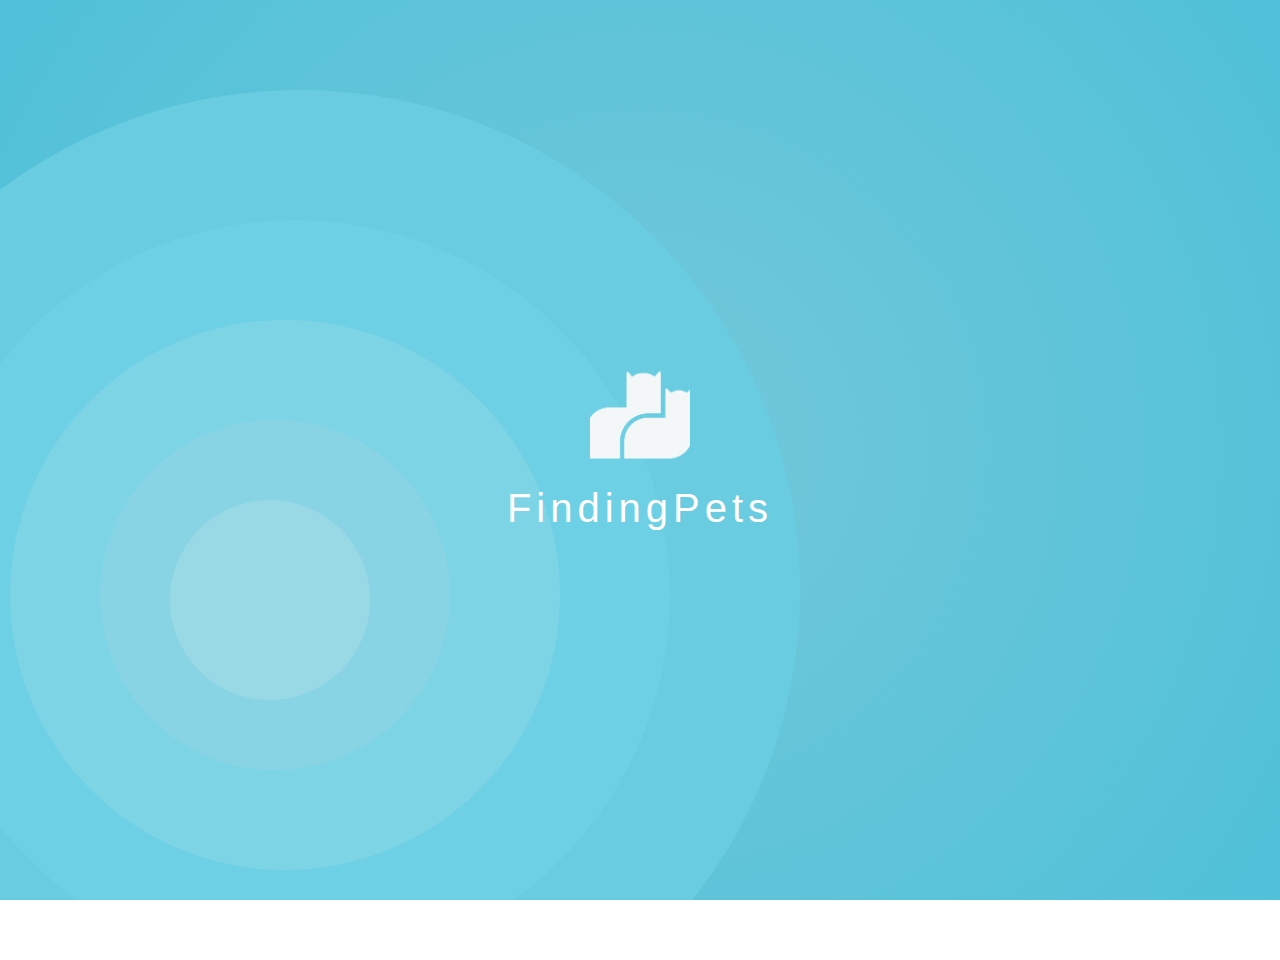
<file: index.html>
<!DOCTYPE html>
<html>
    <head>
        <title>FindingPets</title>
        <link rel="icon" href="img/logo2.png">
        <!--TIPOS DE METAS-->
        <meta charset="utf-8">
        <!--META VIEWPORT PARA ADARPAR A LTAMAÑO DEL CELULAR-->
        <meta name="viewport" content="width=device-width, initial-scale=1.0">
        <!--CSS-->
        <link rel="stylesheet" type="text/css" href="css/animaLogin.css">
        <link rel="stylesheet" type="text/css" href="css/Login-Register.css">
        <!--Estilo de Letra ONLINE-->
        <!--Pragati Narrow, Roboto = 'Roboto', sans-serif-->
        <link href="https://fonts.googleapis.com/css2?family=Sigmar+One&display=swap" rel="stylesheet">
        <!--Montserrat = 'Name', sans-serif-->
        <link href="https://fonts.googleapis.com/css2?family=Montserrat:wght@200&display=swap" rel="stylesheet">
        <!--ICONOS ONLINE-->
        <link rel="stylesheet" href="https://use.fontawesome.com/releases/v5.15.4/css/all.css" integrity="sha384-DyZ88mC6Up2uqS4h/KRgHuoeGwBcD4Ng9SiP4dIRy0EXTlnuz47vAwmeGwVChigm" crossorigin="anonymous">
    </head>
    <body class="body-main">
        <div class="caja-principal-main"> 
            <div class="animacion-circle">
				<div class="circle1"></div>
				<div class="circle2"></div>
                <div class="circle3"></div>
				<div class="circle4"></div>
                <div class="circle5"></div>
                <div class="caja-padre-main">
                    <div class="caja-hijo-main">
                        <div class="caja-logo"></div>
                        <div class="caja-subtitle-main">
                            <a>FindingPets</a>
                        </div>
                    </div>
                </div>
			</div>
        </div>
        <script src="js/index.js"></script>
    </body>
</html>
</file>
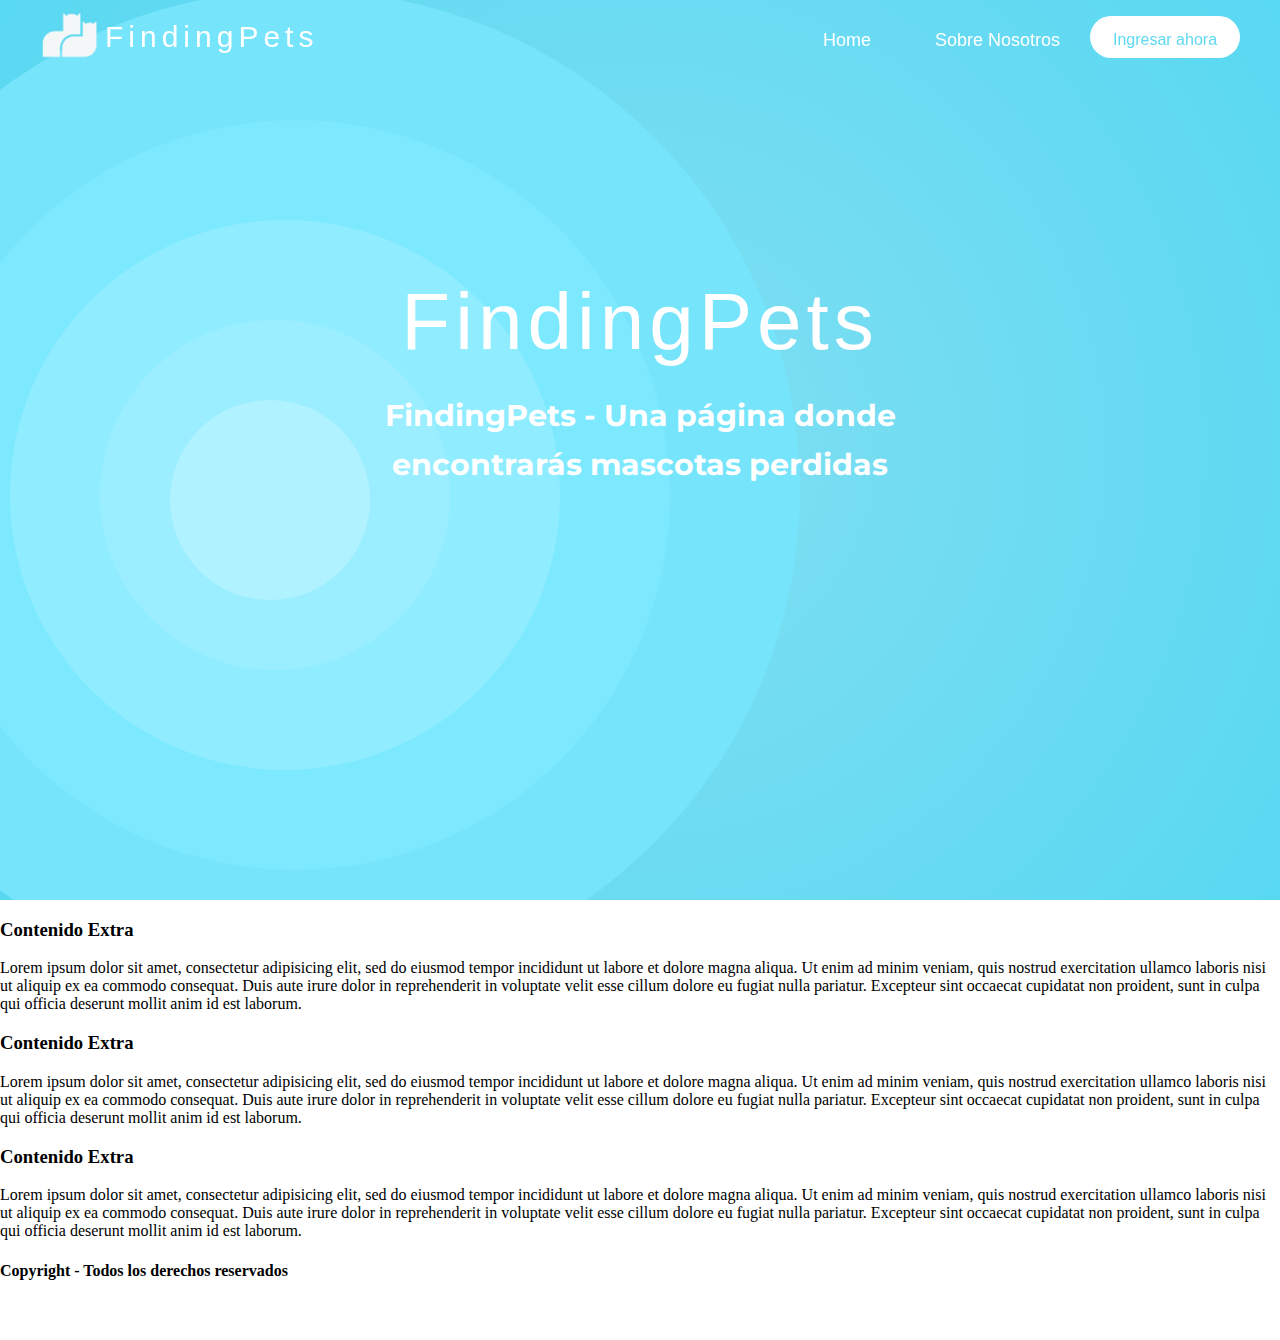
<file: home.html>
<!DOCTYPE html>
<html>
    <head>
        <title>FindingPets</title>
        <link rel="icon" href="img/logo2.png">
        <!--TIPOS DE METAS-->
        <meta charset="utf-8">
        <!--META VIEWPORT PARA ADARPAR A LTAMAÑO DEL CELULAR-->
        <meta name="viewport" content="width=device-width, initial-scale=1.0">
        <!--CSS-->
        <link rel="stylesheet" type="text/css" href="css/animaHome.css">
        <link rel="stylesheet" type="text/css" href="css/home.css">
        <!--Estilo de Letra ONLINE-->
        <!--Pragati Narrow, Roboto = 'Name', sans-serif-->
        <link href="https://fonts.googleapis.com/css2?family=Sigmar+One&display=swap" rel="stylesheet">
        <!--Montserrat = 'Name', sans-serif-->
        <link href="https://fonts.googleapis.com/css2?family=Montserrat:wght@200&display=swap" rel="stylesheet">
        <!--ICONOS ONLINE-->
        <link rel="stylesheet" href="https://use.fontawesome.com/releases/v5.15.4/css/all.css" integrity="sha384-DyZ88mC6Up2uqS4h/KRgHuoeGwBcD4Ng9SiP4dIRy0EXTlnuz47vAwmeGwVChigm" crossorigin="anonymous">
    </head>
    <body>
        <header>
            <nav class="contact-barra">
                <div class="contact-logo"></div>
                <div class="contact-barra__title">
                    <a href="index.html">FindingPets</a>
                </div>
                <a class="contact-logo-menu"></a>
                <div class="contact-logo-menu-contend">
                    <div class="menu-contend">
                        <li><a href="home.html">Home</a></li>
                        <li><a href="">Sobre Nosotros</a></li>
                    </div>
                </div>
                <div class="boton">
                    <a class="boton-Ingresar" href="login/login.html">Ingresar ahora</a>
                </div>
                <div class="contact-menu">
                    <li><a href="home.html">Home</a></li>
                    <li><a href="">Sobre Nosotros</a></li>
                </div>
            </nav>
        </header>
        <div class="caja-img"> 
            <div class="animacion-circle">
				<div class="circle1"></div>
				<div class="circle2"></div>
                <div class="circle3"></div>
				<div class="circle4"></div>
                <div class="circle5"></div>
                <div class="caja-body">
                    <div class="caja-subtitle">FindingPets</div>
                    <div class="caja-parrafo"><p>FindingPets - Una página donde encontrarás mascotas perdidas</p></div>
                </div>
			</div>
        </div>
        <div class="contact-body">
            <article>
            </article>
            <aside>
                <h3>Contenido Extra</h3>
                <p>Lorem ipsum dolor sit amet, consectetur adipisicing elit, sed do eiusmod
                tempor incididunt ut labore et dolore magna aliqua. Ut enim ad minim veniam,
                quis nostrud exercitation ullamco laboris nisi ut aliquip ex ea commodo
                consequat. Duis aute irure dolor in reprehenderit in voluptate velit esse
                cillum dolore eu fugiat nulla pariatur. Excepteur sint occaecat cupidatat non
                proident, sunt in culpa qui officia deserunt mollit anim id est laborum.</p>
                <h3>Contenido Extra</h3>
                <p>Lorem ipsum dolor sit amet, consectetur adipisicing elit, sed do eiusmod
                tempor incididunt ut labore et dolore magna aliqua. Ut enim ad minim veniam,
                quis nostrud exercitation ullamco laboris nisi ut aliquip ex ea commodo
                consequat. Duis aute irure dolor in reprehenderit in voluptate velit esse
                cillum dolore eu fugiat nulla pariatur. Excepteur sint occaecat cupidatat non
                proident, sunt in culpa qui officia deserunt mollit anim id est laborum.</p>
                <h3>Contenido Extra</h3>
                <p>Lorem ipsum dolor sit amet, consectetur adipisicing elit, sed do eiusmod
                tempor incididunt ut labore et dolore magna aliqua. Ut enim ad minim veniam,
                quis nostrud exercitation ullamco laboris nisi ut aliquip ex ea commodo
                consequat. Duis aute irure dolor in reprehenderit in voluptate velit esse
                cillum dolore eu fugiat nulla pariatur. Excepteur sint occaecat cupidatat non
                proident, sunt in culpa qui officia deserunt mollit anim id est laborum.</p>
            </aside>
            <footer>
                    <h4 id="fin">Copyright - Todos los derechos reservados</h4>
            </footer>
        </div>
        <script src="js/home.js"></script>
    </body>
</html>
</file>
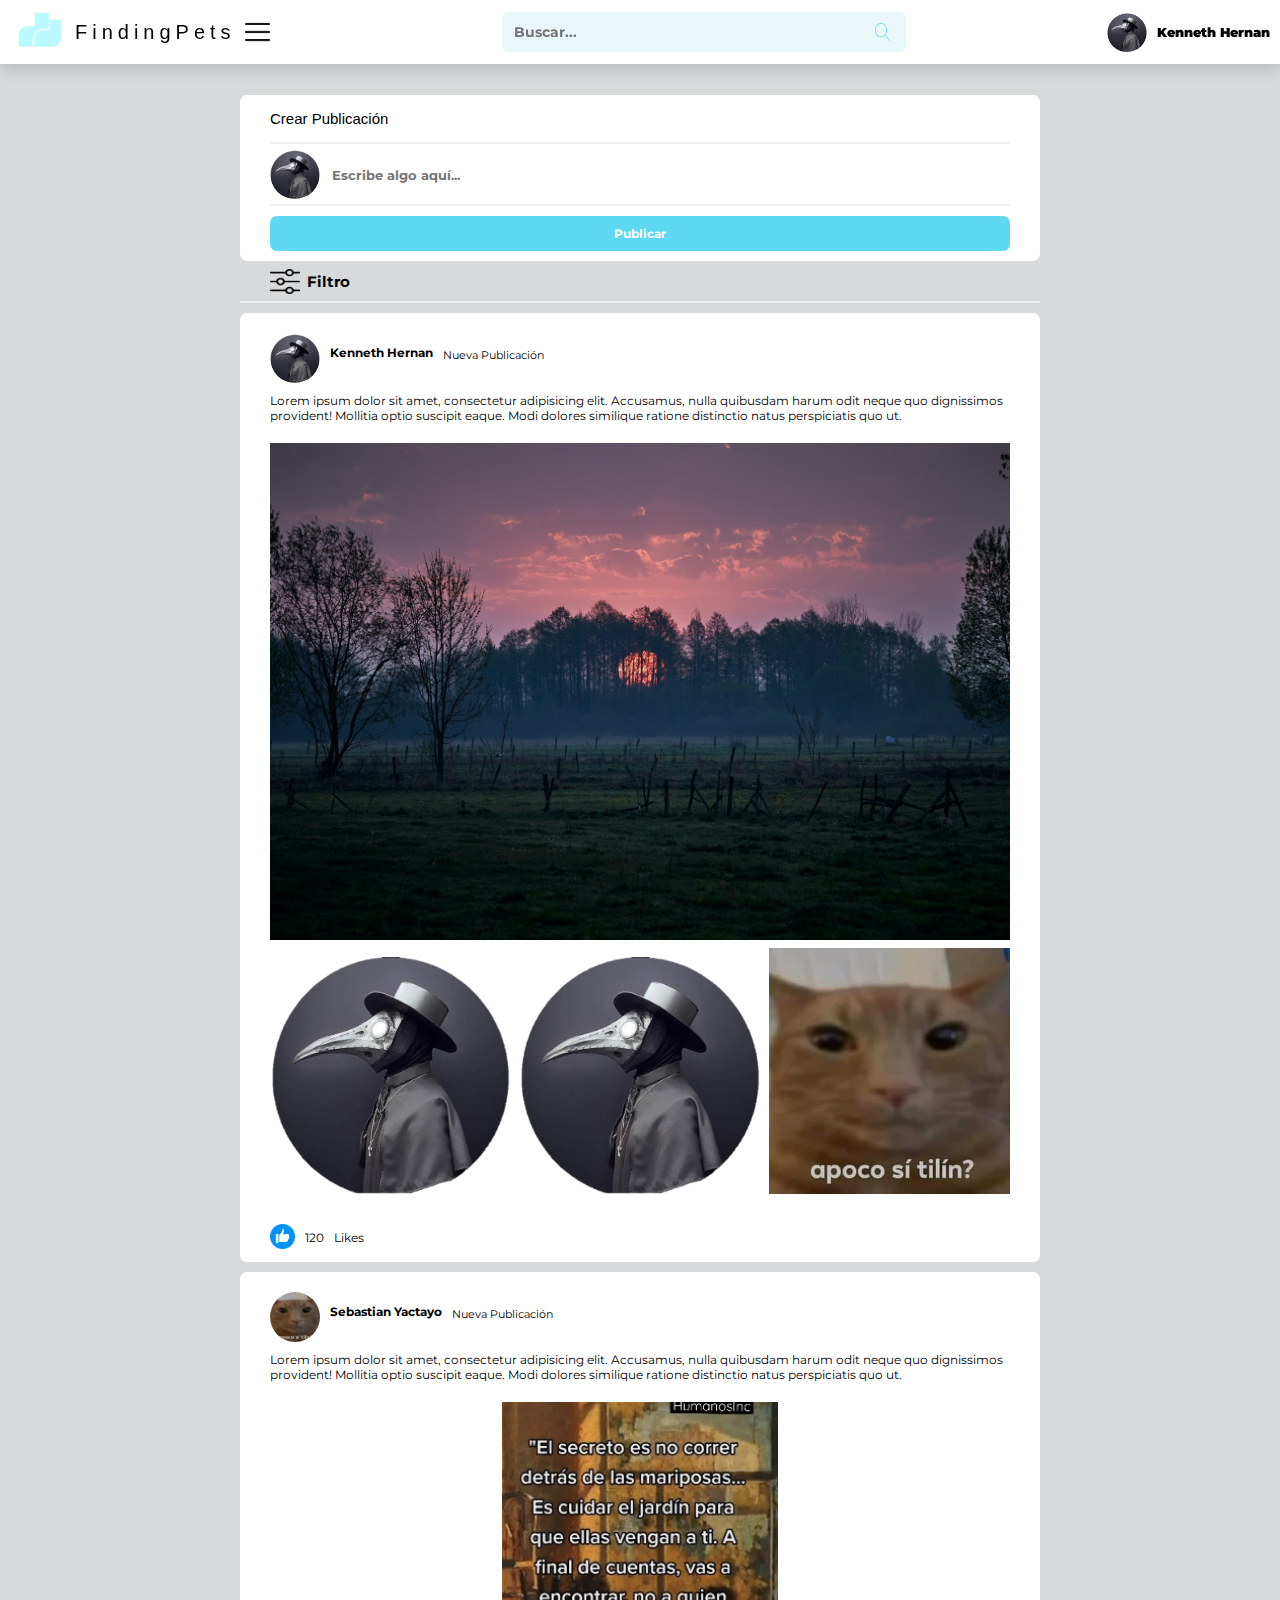
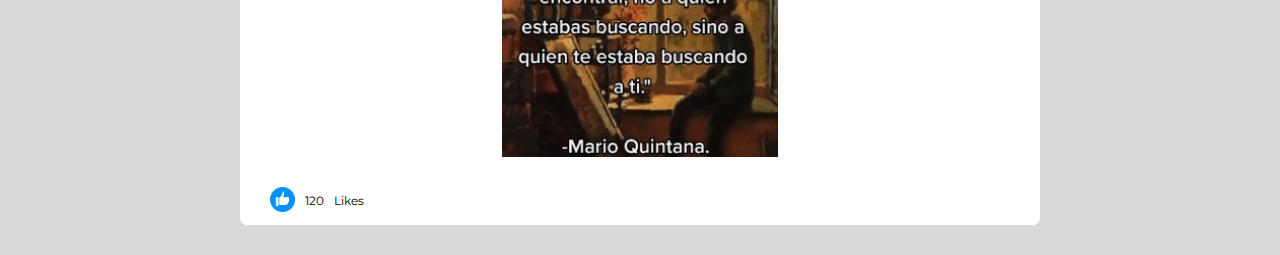
<file: General/homeUser.html>
<!DOCTYPE html>
<html>
    <head>
        <title>FindingPets | Home</title>
        <link rel="icon" href="../img/logo2.png">
        <!--TIPOS DE METAS-->
        <meta charset="utf-8">
        <!--META VIEWPORT PARA ADARPAR A LTAMAÑO DEL CELULAR-->
        <meta name="viewport" content="width=device-width, initial-scale=1.0">
        <!--CSS-->
        <link rel="stylesheet" type="text/css" href="../css/animaHome.css">
        <link rel="stylesheet" type="text/css" href="../css/General.css">
        <!--Estilo de Letra ONLINE-->
        <!--Pragati Narrow, Roboto = 'Name', sans-serif-->
        <link href="https://fonts.googleapis.com/css2?family=Sigmar+One&display=swap" rel="stylesheet">
        <!--Montserrat = 'Name', sans-serif-->
        <link href="https://fonts.googleapis.com/css2?family=Montserrat:wght@200&display=swap" rel="stylesheet">
        <!--ICONOS ONLINE-->
        <link rel="stylesheet" href="https://use.fontawesome.com/releases/v5.15.4/css/all.css" integrity="sha384-DyZ88mC6Up2uqS4h/KRgHuoeGwBcD4Ng9SiP4dIRy0EXTlnuz47vAwmeGwVChigm" crossorigin="anonymous">
    </head>
    <body>
        <header>
            <nav class="contact-barra">
                <div class="contact-barra__title">
                    <a href="/General/homeUser.html"><img class="contact-logo" src="../img/logo2.png"></a>
                    <div class="contact-title">
                        <a href="/General/homeUser.html">FindingPets</a>
                    </div>
                    <div class="contact-menu">
                        <a class="contact-menu-logo"></a>
                    </div>
                </div>
                <div class="contact-buscar">
                    <form action="">
                        <input class="buscar-text" type="text" placeholder="Buscar...">
                        <button class="buscar-boton" type="submit"><img src="../img/buscar.png"></button>
                    </form>
                </div>
                <div class="contact-perfil">
                    <p class="name"><b>Kenneth Hernan</b></p>
                    <a href="/General/profileUser.html"><img class="contact-perfil__img" src="../img/Perfil.png"></a>
                </div>
            </nav>
        </header>
        <!--PARTE CERRAR SESION-->
        <div class="contact-cerrar-sesion">
            <div class="cerrar-sesion-main">
                <div class="sesion-main-letra">
                    <p>¿Estás seguro que deseas cerrar sesión?</p>
                </div>
                <div class="sesion-main-button">
                    <a class="button-cancelar" href="/General/homeUser.html">Cancelar</a>
                    <a class="button-cerrar" href="/home.html">Cerrar Sesión</a>
                </div>
            </div>
        </div>
        <div class="contact-body">
            <!--PARTE BARRA-->
            <div class="body-menu">
                <!--Publicaciones-->
                <div>
                    <a href="/General/homeUser.html"><img src="../img/publicacion.png"></a>
                    <a href="/General/homeUser.html">Publicaciones</a>
                </div>
                <!--Perfil-->
                <div>
                    <a href="/General/profileUser.html"><img src="../img/usuario.png"></a>
                    <a href="/General/profileUser.html">Perfil</a>
                </div>
                <!--Fotos-->
                <div>
                    <a href="/General/photoUser.html"><img src="../img/foto.png"></a>
                    <a href="/General/photoUser.html">Mis Fotos</a>
                </div>
                <!--Salir-->
                <div class="menu-cerrar-sesion">
                    <a class="menu-cerrar-sesion" href="#"><img src="../img/foto.png"></a>
                    <a class="menu-cerrar-sesion" href="#">Cerrar Sesión</a>
                </div>
            </div>
            <div class="body-content-body">
                <!--CONTENIDO DE PUBLICACIÓN-->
                <div class="body-content-main">
                    <div class="main-title">
                        <p>Crear Publicación</p>
                    </div>
                    <div class="main-input">
                        <div class="main-perfil">
                            <a href="/General/profileUser.html"><img src="../img/Perfil.png"></a>
                        </div>
                        <div class="main-public">
                            <input id="public" class="public" type="text" placeholder="Escribe algo aquí...">
                        </div>
                    </div>
                    <div class="main-boton">
                        <button type="submit" id="public">Publicar</button>
                    </div>
                </div>
                <!--CONTENIDO DE FILTRO-->
                <div class="body-filter">
                    <div class="filter-content">
                        <div class="filter-content-main">
                            <b><p>Ubicación</p></b>
                            <a class="D1">Lurin</a>
                            <a class="D2">Lurin</a>
                            <a class="D3">Lurin</a>
                            <a class="D4">Lurin</a>
                            <a class="D5">Lurin</a>
                        </div>
                    </div>
                    <div class="body-content-filter">
                        <a><img class="img-filter" src="../img/filter.png"></a>
                        <b><p>Filtro</p></b>
                    </div>
                </div>
                <!--CONTENIDO DE PUBLICACIONES-->
                <div class="body-content">
                    <!--Contenido Barra-->
                    <div class="body-content-barra">
                        <!--Perfil-->
                        <div class="content-barra-perfil">
                            <a href=""><img src="../img/Perfil.png"></a>
                        </div>
                        <!--Contenido-->
                        <div class="content-barra-info">
                            <!--Name-->
                            <div class="info-name">
                                <p><b>Kenneth Hernan</b></p>
                            </div>
                            <!--Info-->
                            <div class="info-info"> 
                                <p>Nueva Publicación</p>
                            </div>
                        </div>
                    </div>
                    <!--Contenido Body-->
                    <div class="content-barra-body">
                        <!--Texto-->
                        <div class="content-barra-text">
                            <p>Lorem ipsum dolor sit amet, consectetur adipisicing elit. Accusamus, nulla quibusdam harum odit neque quo dignissimos provident! Mollitia optio suscipit eaque. Modi dolores similique ratione distinctio natus perspiciatis quo ut.</p>
                        </div>
                        <!--Imagenes-->
                        <div class="content-barra-imgs">
                            <div><!--img1-->
                                <img src="../img/Bosque.jpg">
                            </div>
                            <div><!--img2-->
                                <img src="../img/Perfil.png">
                            </div>
                            <div> <!--img3-->
                                <img src="../img/Perfil.png">
                            </div>
                            <div><!--img4-->
                                <img src="../img/perfilY.jpg">
                            </div>
                        </div>
                    </div>
                    <!--Contenidos foot-->
                    <div class="content-barra-foot">
                        <!--Reacción-->
                        <div class="foot-like">
                            <a><img src="../img/like.png"></a>
                        </div>
                        <!--Numero de Likes-->
                        <div class="num-likes">
                            <a>120<p>Likes</p></a>
                        </div>
                    </div>
                </div>
                <div class="body-content">
                    <!--Contenido Barra-->
                    <div class="body-content-barra">
                        <!--Perfil-->
                        <div class="content-barra-perfil">
                            <a href=""><img src="../img/perfilY.jpg"></a>
                        </div>
                        <!--Contenido-->
                        <div class="content-barra-info">
                            <!--Name-->
                            <div class="info-name">
                                <p><b>Sebastian Yactayo</b></p>
                            </div>
                            <!--Info-->
                            <div class="info-info"> 
                                <p>Nueva Publicación</p>
                            </div>
                        </div>
                    </div>
                    <!--Contenido Body-->
                    <div class="content-barra-body">
                        <!--Texto-->
                        <div class="content-barra-text">
                            <p>Lorem ipsum dolor sit amet, consectetur adipisicing elit. Accusamus, nulla quibusdam harum odit neque quo dignissimos provident! Mollitia optio suscipit eaque. Modi dolores similique ratione distinctio natus perspiciatis quo ut.</p>
                        </div>
                        <!--Imagenes-->
                        <div class="content-barra-imgs">
                            <div><!--img1-->
                                <img src="../img/frase.jpg">
                            </div>
                        </div>
                    </div>
                    <!--Contenidos foot-->
                    <div class="content-barra-foot">
                        <!--Reacción-->
                        <div class="foot-like">
                            <a><img src="../img/like.png"></a>
                        </div>
                        <!--Numero de Likes-->
                        <div class="num-likes">
                            <a>120<p>Likes</p></a>
                        </div>
                    </div>
                </div>
            </div>
        </div>        
        <script src="/js/homeUser.js"></script>
    </body>
</html>
</file>
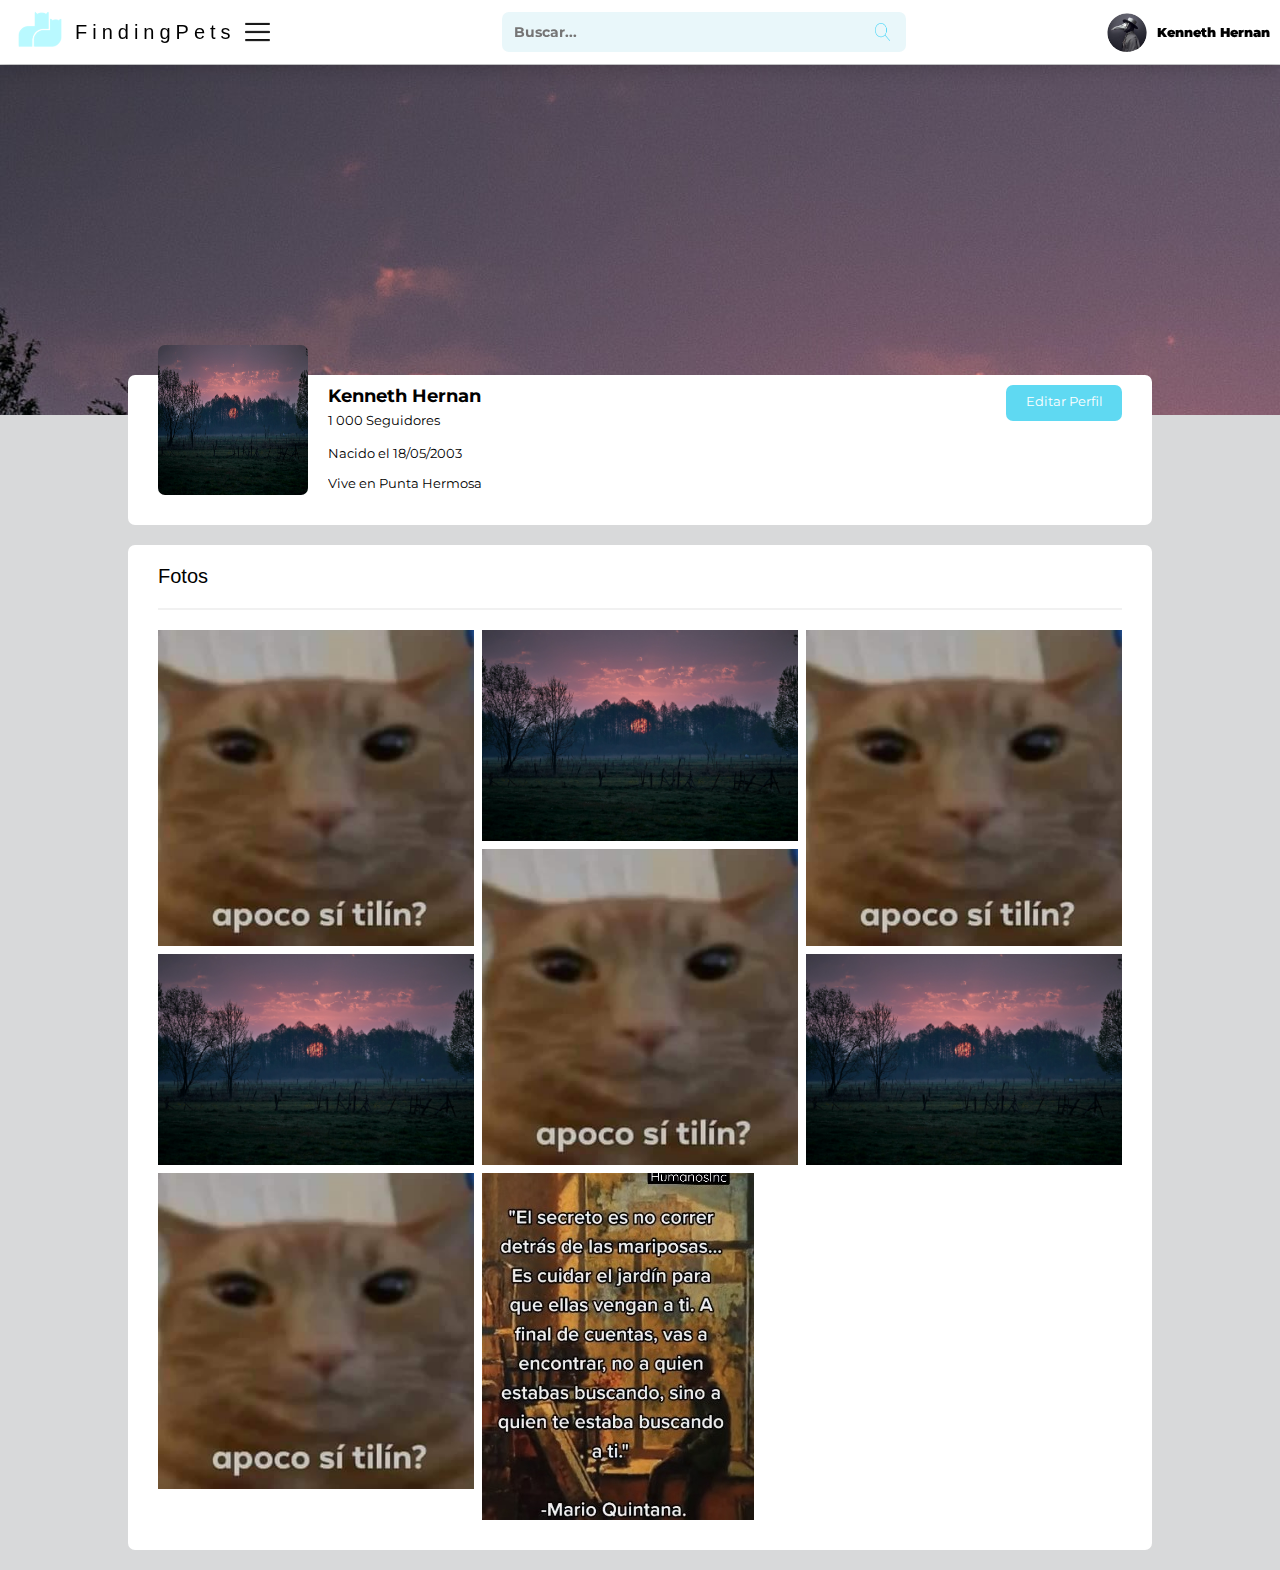
<file: General/photoUser.html>
<!DOCTYPE html>
<html>
    <head>
        <title>FindingPets | Fotos</title>
        <link rel="icon" href="../img/logo2.png">
        <!--TIPOS DE METAS-->
        <meta charset="utf-8">
        <!--META VIEWPORT PARA ADARPAR A LTAMAÑO DEL CELULAR-->
        <meta name="viewport" content="width=device-width, initial-scale=1.0">
        <!--CSS-->
        <link rel="stylesheet" type="text/css" href="../css/animaHome.css">
        <link rel="stylesheet" type="text/css" href="../css/photoUser.css">
        <!--Estilo de Letra ONLINE-->
        <!--Pragati Narrow, Roboto = 'Name', sans-serif-->
        <link href="https://fonts.googleapis.com/css2?family=Sigmar+One&display=swap" rel="stylesheet">
        <!--Montserrat = 'Name', sans-serif-->
        <link href="https://fonts.googleapis.com/css2?family=Montserrat:wght@200&display=swap" rel="stylesheet">
        <!--ICONOS ONLINE-->
        <link rel="stylesheet" href="https://use.fontawesome.com/releases/v5.15.4/css/all.css" integrity="sha384-DyZ88mC6Up2uqS4h/KRgHuoeGwBcD4Ng9SiP4dIRy0EXTlnuz47vAwmeGwVChigm" crossorigin="anonymous">
    </head>
    <body>
        <header>
            <nav class="contact-barra">
                <div class="contact-barra__title">
                    <a href="/General/homeUser.html"><img class="contact-logo" src="../img/logo2.png"></a>
                    <div class="contact-title">
                        <a href="/General/homeUser.html">FindingPets</a>
                    </div>
                    <div class="contact-menu">
                        <a class="contact-menu-logo"></a>
                    </div>
                </div>
                <div class="contact-buscar">
                    <form action="">
                        <input class="buscar-text" type="text" placeholder="Buscar...">
                        <button class="buscar-boton" type="submit"><img src="../img/buscar.png"></button>
                    </form>
                </div>
                <div class="contact-perfil">
                    <p class="name"><b>Kenneth Hernan</b></p>
                    <a href="/General/profileUser.html"><img class="contact-perfil__img" src="../img/Perfil.png"></a>
                </div>
            </nav>
        </header>
        <!--PARTE CERRAR SESION-->
        <div class="contact-cerrar-sesion">
            <div class="cerrar-sesion-main">
                <div class="sesion-main-letra">
                    <p>¿Estás seguro que deseas cerrar sesión?</p>
                </div>
                <div class="sesion-main-button">
                    <a class="button-cancelar" href="/General/photoUser.html">Cancelar</a>
                    <a class="button-cerrar" href="/home.html">Cerrar Sesión</a>
                </div>
            </div>
        </div>
        <div class="contact-body">
            <!--PARTE BARRA-->
            <div class="body-menu">
                <!--Publicaciones-->
                <div>
                    <a href="/General/homeUser.html"><img src="../img/publicacion.png"></a>
                    <a href="/General/homeUser.html">Publicaciones</a>
                </div>
                <!--Perfil-->
                <div>
                    <a href="/General/profileUser.html"><img src="../img/usuario.png"></a>
                    <a href="/General/profileUser.html">Perfil</a>
                </div>
                <!--Fotos-->
                <div>
                    <a href="/General/photoUser.html"><img src="../img/foto.png"></a>
                    <a href="/General/photoUser.html">Mis Fotos</a>
                </div>
                <!--Salir-->
                <div class="menu-cerrar-sesion">
                    <a class="menu-cerrar-sesion" href="#"><img src="../img/foto.png"></a>
                    <a class="menu-cerrar-sesion" href="#">Cerrar Sesión</a>
                </div>
            </div>
            <!--CONTENIDO DE PERFIL-->
            <div class="body-portada">
                <a href=""><img src="../img/Bosque.jpg"></a>
            </div>
            <div class="body-perfil">
                <!--foto de perfil-->
                <div class="body-perfil-foto">
                    <a href=""><img src="../img/Bosque.jpg"></a>
                </div>
                <!--biografia-->
                <div class="body-perfil-biografia">
                    <!--nombre y numero de seguidores-->
                    <div class="perfil-biografia-name">
                        <p class="biografia-name"><b>Kenneth Hernan</b></p>
                        <p class="biografia-seguidor">1 000 Seguidores</p>
                    </div>
                    <!--biografia-->
                    <div class="perfil-biografia">
                        <!--Fecha de Nacimineto-->
                        <div>
                            <a style="background-image: url(/img/fecha.png);"></a>
                            <p class="">Nacido el 18/05/2003</p>
                        </div>
                        <!--Lugar o Distrito-->
                        <div>
                            <a style="background-image: url(/img/ubicacion.png);"></a>
                            <p class="">Vive en Punta Hermosa</p>
                        </div>
                    </div>
                </div>
                <!--boton editar-->
                <a class="body-perfil-boton" href="">Editar Perfil</a>
            </div>
            <!--BODY FOTOS-->
            <div class="content-foto-main">
                <div class="main-title">
                    <p>Fotos</p>
                </div>
                <div class="main-fotos">
                    <div>
                        <img src="../img/perfilY.jpg">
                    </div>
                    <div>
                        <img src="../img/Bosque.jpg">
                    </div>
                    <div>
                        <img src="../img/perfilY.jpg">
                    </div>
                    <div>
                        <img src="../img/Bosque.jpg">
                    </div>
                    <div>
                        <img src="../img/perfilY.jpg">
                    </div>
                    <div>
                        <img src="../img/frase.jpg">
                    </div>
                    <div>
                        <img src="../img/perfilY.jpg">
                    </div>
                    <div>
                        <img src="../img/Bosque.jpg">
                    </div>
                </div>
            </div>
        </div>        
        <script src="/js/homeUser.js"></script>
    </body>
</html>
</file>
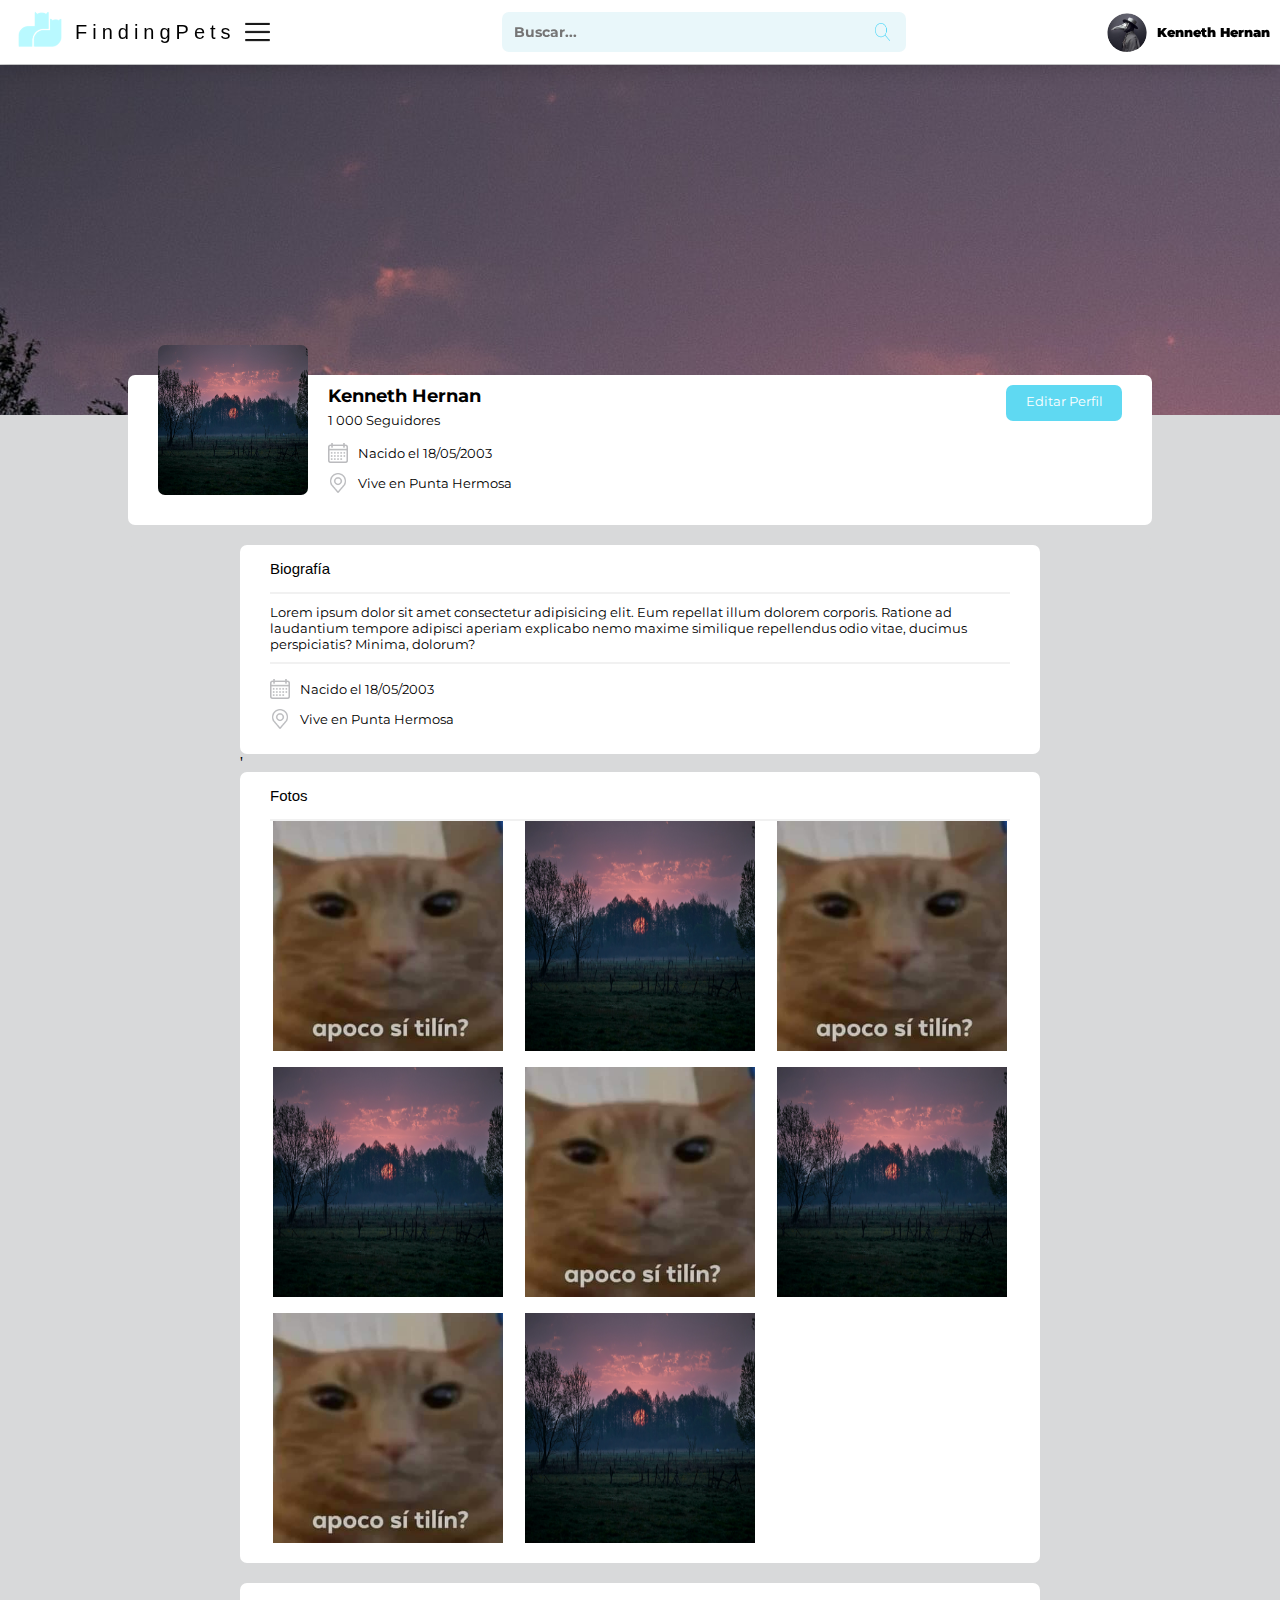
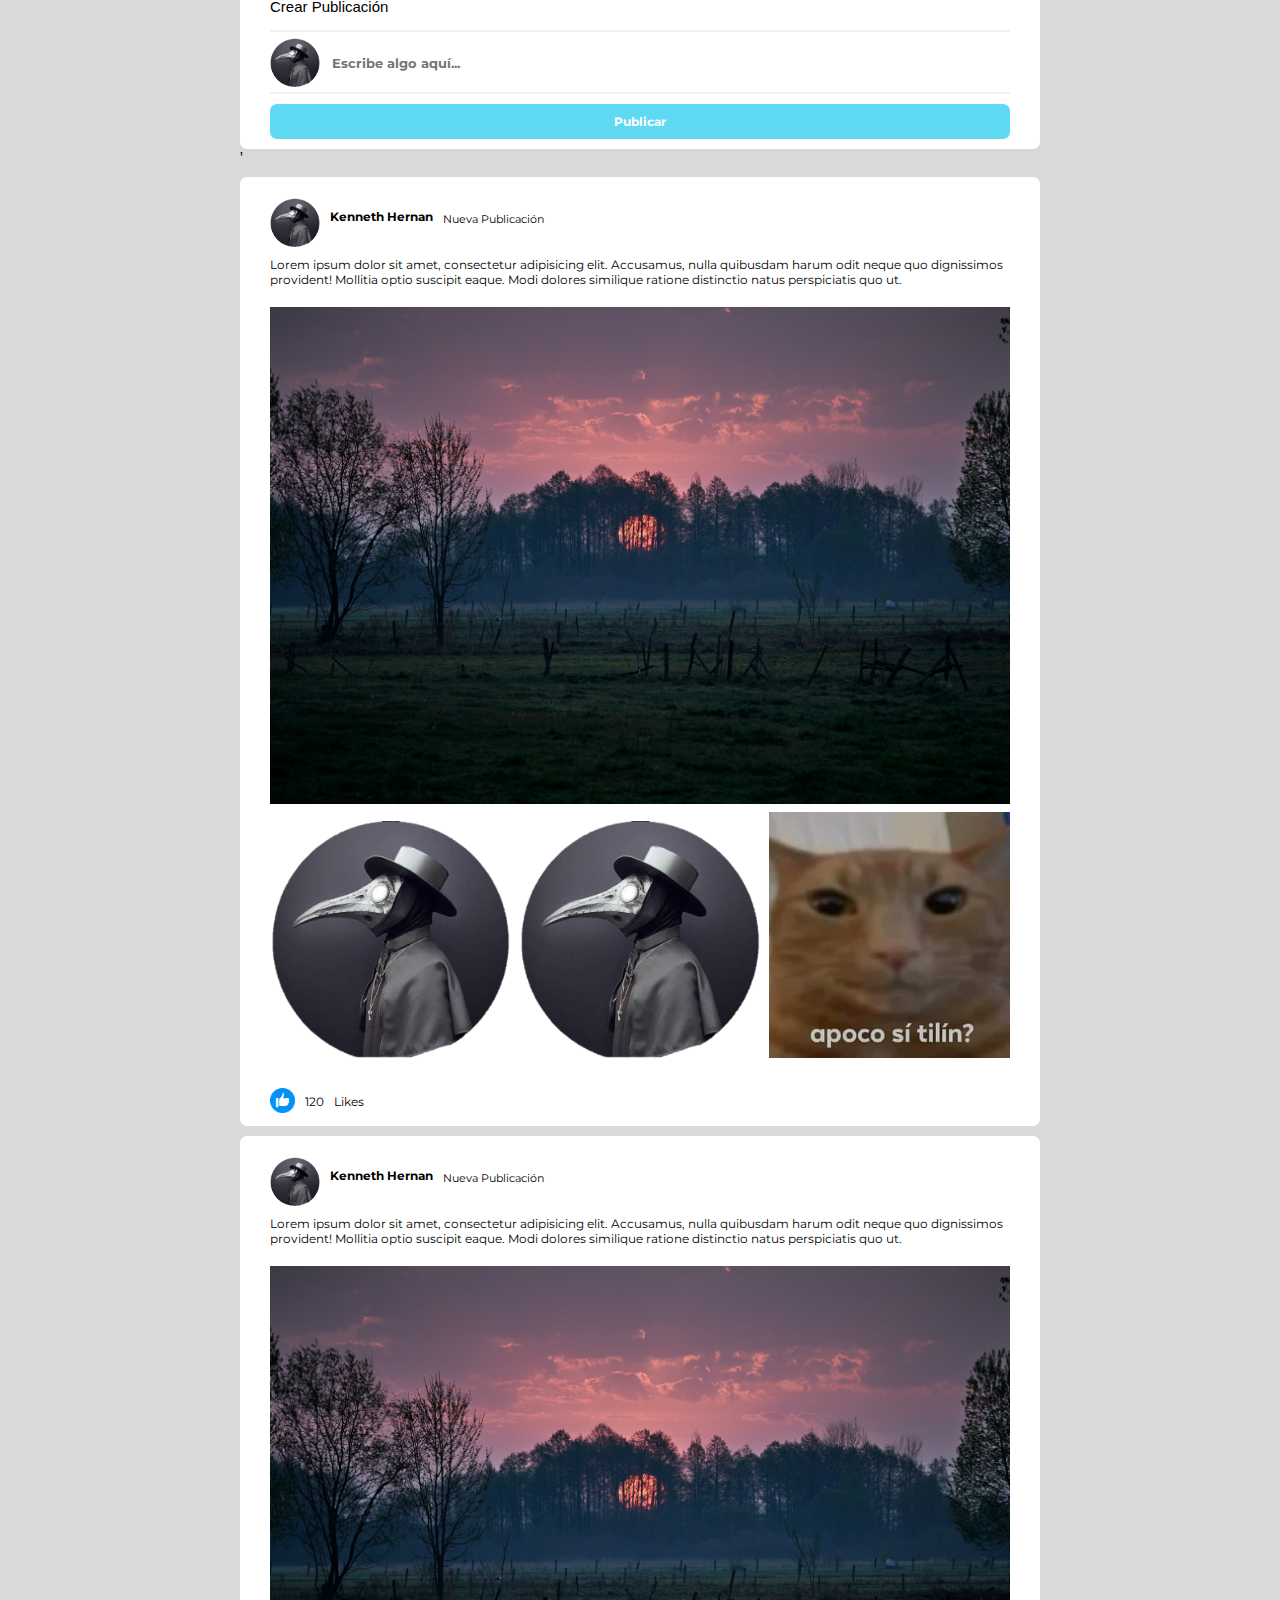
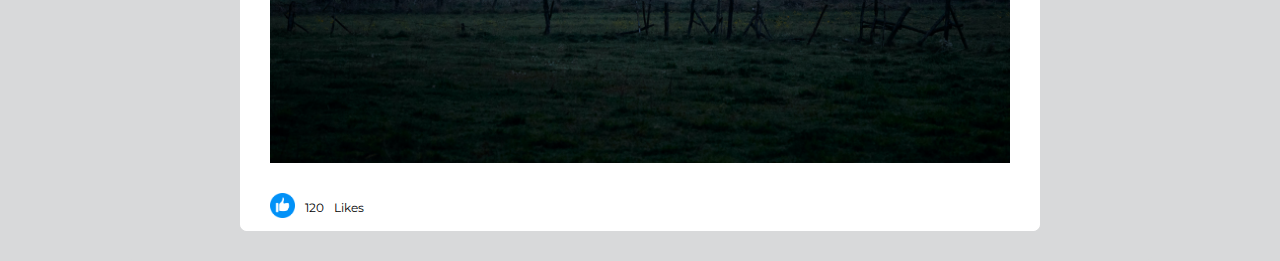
<file: General/profileUser.html>
<!DOCTYPE html>
<html>
    <head>
        <title>FindingPets | Perfil</title>
        <link rel="icon" href="../img/logo2.png">
        <!--TIPOS DE METAS-->
        <meta charset="utf-8">
        <!--META VIEWPORT PARA ADARPAR A LTAMAÑO DEL CELULAR-->
        <meta name="viewport" content="width=device-width, initial-scale=1.0">
        <!--CSS-->
        <link rel="stylesheet" type="text/css" href="../css/animaHome.css">
        <link rel="stylesheet" type="text/css" href="../css/profileUser.css">
        <!--Estilo de Letra ONLINE-->
        <!--Pragati Narrow, Roboto = 'Name', sans-serif-->
        <link href="https://fonts.googleapis.com/css2?family=Sigmar+One&display=swap" rel="stylesheet">
        <!--Montserrat = 'Name', sans-serif-->
        <link href="https://fonts.googleapis.com/css2?family=Montserrat:wght@200&display=swap" rel="stylesheet">
        <!--ICONOS ONLINE-->
        <link rel="stylesheet" href="https://use.fontawesome.com/releases/v5.15.4/css/all.css" integrity="sha384-DyZ88mC6Up2uqS4h/KRgHuoeGwBcD4Ng9SiP4dIRy0EXTlnuz47vAwmeGwVChigm" crossorigin="anonymous">
    </head>
    <body>
        <header>
            <nav class="contact-barra">
                <div class="contact-barra__title">
                    <a href="/General/homeUser.html"><img class="contact-logo" src="../img/logo2.png"></a>
                    <div class="contact-title">
                        <a href="/General/homeUser.html">FindingPets</a>
                    </div>
                    <div class="contact-menu">
                        <a class="contact-menu-logo"></a>
                    </div>
                </div>
                <div class="contact-buscar">
                    <form action="">
                        <input class="buscar-text" type="text" placeholder="Buscar...">
                        <button class="buscar-boton" type="submit"><img src="../img/buscar.png"></button>
                    </form>
                </div>
                <div class="contact-perfil">
                    <p class="name"><b>Kenneth Hernan</b></p>
                    <a href="/General/profileUser.html"><img class="contact-perfil__img" src="../img/Perfil.png"></a>
                </div>
            </nav>
        </header>
        <!--PARTE CERRAR SESION-->
        <div class="contact-cerrar-sesion">
            <div class="cerrar-sesion-main">
                <div class="sesion-main-letra">
                    <p>¿Estás seguro que deseas cerrar sesión?</p>
                </div>
                <div class="sesion-main-button">
                    <a class="button-cancelar" href="/General/profileUser.html">Cancelar</a>
                    <a class="button-cerrar" href="/home.html">Cerrar Sesión</a>
                </div>
            </div>
        </div>
        <div class="contact-body">
            <!--PARTE BARRA-->
            <div class="body-menu">
                <!--Publicaciones-->
                <div>
                    <a href="/General/homeUser.html"><img src="../img/publicacion.png"></a>
                    <a href="/General/homeUser.html">Publicaciones</a>
                </div>
                <!--Perfil-->
                <div>
                    <a href="/General/profileUser.html"><img src="../img/usuario.png"></a>
                    <a href="/General/profileUser.html">Perfil</a>
                </div>
                <!--Fotos-->
                <div>
                    <a href="/General/photoUser.html"><img src="../img/foto.png"></a>
                    <a href="/General/photoUser.html">Mis Fotos</a>
                </div>
                <!--Salir-->
                <div class="menu-cerrar-sesion">
                    <a class="menu-cerrar-sesion" href="#"><img src="../img/foto.png"></a>
                    <a class="menu-cerrar-sesion" href="#">Cerrar Sesión</a>
                </div>
            </div>
            <!--CONTENIDO DE PERFIL-->
            <div class="body-portada">
                <a href=""><img src="../img/Bosque.jpg"></a>
            </div>
            <div class="body-perfil">
                <!--foto de perfil-->
                <div class="body-perfil-foto">
                    <a href=""><img src="../img/Bosque.jpg"></a>
                </div>
                <!--biografia-->
                <div class="body-perfil-biografia">
                    <!--nombre y numero de seguidores-->
                    <div class="perfil-biografia-name">
                        <p class="biografia-name"><b>Kenneth Hernan</b></p>
                        <p class="biografia-seguidor">1 000 Seguidores</p>
                    </div>
                    <!--biografia-->
                    <div class="perfil-biografia">
                        <!--Fecha de Nacimineto-->
                        <div>
                            <a class="biografia-fecha-icon"></a>
                            <p class="">Nacido el 18/05/2003</p>
                        </div>
                        <!--Lugar o Distrito-->
                        <div>
                            <a class="biografia-distrito-icon"></a>
                            <p class="">Vive en Punta Hermosa</p>
                        </div>
                    </div>
                </div>
                <!--boton editar-->
                <a class="body-perfil-boton" href="">Editar Perfil</a>
            </div>
            <!--BODY BOOS-->
            <div class="body-boos">
                <div class="body-content-biografia">
                    <!--CONTENIDO DE BIOGRAFÍA-->
                    <div class="content-biografia-main">
                        <div class="main-title">
                            <p>Biografía</p>
                        </div>
                        <div class="main-parrafo">
                            <p>Lorem ipsum dolor sit amet consectetur adipisicing elit. Eum repellat illum dolorem corporis. Ratione ad laudantium tempore adipisci aperiam explicabo nemo maxime similique repellendus odio vitae, ducimus perspiciatis? Minima, dolorum?</p>
                        </div>
                        <div class="perfil-biografia">
                            <!--Fecha de Nacimineto-->
                            <div>
                                <a class="biografia-fecha-icon"></a>
                                <p>Nacido el 18/05/2003</p>
                            </div>
                            <!--Lugar o Distrito-->
                            <div>
                                <a class="biografia-distrito-icon"></a>
                                <p>Vive en Punta Hermosa</p>
                            </div>
                        </div>
                    </div>'
                    <!--CONTENIDO DE FOTOS-->
                    <div class="content-biografia-main">
                        <div class="main-title">
                            <p>Fotos</p>
                        </div>
                        <div class="main-fotos">
                            <div>
                                <img src="../img/perfilY.jpg">
                            </div>
                            <div>
                                <img src="../img/Bosque.jpg">
                            </div>
                            <div>
                                <img src="../img/perfilY.jpg">
                            </div>
                            <div>
                                <img src="../img/Bosque.jpg">
                            </div>
                            <div>
                                <img src="../img/perfilY.jpg">
                            </div>
                            <div>
                                <img src="../img/Bosque.jpg">
                            </div>
                            <div>
                                <img src="../img/perfilY.jpg">
                            </div>
                            <div>
                                <img src="../img/Bosque.jpg">
                            </div>
                        </div>
                    </div>
                </div>
                <div class="body-content-body">
                    <!--CONTENIDO DE PUBLICACIÓN-->
                    <div class="body-content-main">
                        <div class="main-title">
                            <p>Crear Publicación</p>
                        </div>
                        <div class="main-input"><!--oooooooooooooooo-->
                            <div class="main-perfil">
                                <a href=""><img src="../img/Perfil.png"></a>
                            </div>
                            <div class="main-public">
                                <input id="public" class="public" type="text" placeholder="Escribe algo aquí...">
                            </div>
                        </div>
                        <div class="main-boton">
                            <button type="submit" id="public">Publicar</button>
                        </div>
                    </div>'
                    <!--CONTENIDO DE PUBLICACIONES-->
                    <div class="body-content">
                        <!--Contenido Barra-->
                        <div class="body-content-barra">
                            <!--Perfil-->
                            <div class="content-barra-perfil">
                                <a href=""><img src="../img/Perfil.png"></a>
                            </div>
                            <!--Contenido-->
                            <div class="content-barra-info">
                                <!--Name-->
                                <div class="info-name">
                                    <p><b>Kenneth Hernan</b></p>
                                </div>
                                <!--Info-->
                                <div class="info-info"> 
                                    <p>Nueva Publicación</p>
                                </div>
                            </div>
                        </div>
                        <!--Contenido Body-->
                        <div class="content-barra-body">
                            <!--Texto-->
                            <div class="content-barra-text">
                                <p>Lorem ipsum dolor sit amet, consectetur adipisicing elit. Accusamus, nulla quibusdam harum odit neque quo dignissimos provident! Mollitia optio suscipit eaque. Modi dolores similique ratione distinctio natus perspiciatis quo ut.</p>
                            </div>
                            <!--Imagenes-->
                            <div class="content-barra-imgs">
                                <div><!--img1-->
                                    <img src="../img/Bosque.jpg">
                                </div>
                                <div><!--img2-->
                                    <img src="../img/Perfil.png">
                                </div>
                                <div> <!--img3-->
                                    <img src="../img/Perfil.png">
                                </div>
                                <div><!--img4-->
                                    <img src="../img/perfilY.jpg">
                                </div>
                            </div>
                        </div>
                        <!--Contenidos foot-->
                        <div class="content-barra-foot">
                            <!--Reacción-->
                            <div class="foot-like">
                                <a><img src="../img/like.png"></a>
                            </div>
                            <!--Numero de Likes-->
                            <div class="num-likes">
                                <a>120<p>Likes</p></a>
                            </div>
                        </div>
                    </div>
                    <div class="body-content">
                        <!--Contenido Barra-->
                        <div class="body-content-barra">
                            <!--Perfil-->
                            <div class="content-barra-perfil">
                                <a href=""><img src="../img/Perfil.png"></a>
                            </div>
                            <!--Contenido-->
                            <div class="content-barra-info">
                                <!--Name-->
                                <div class="info-name">
                                    <p><b>Kenneth Hernan</b></p>
                                </div>
                                <!--Info-->
                                <div class="info-info"> 
                                    <p>Nueva Publicación</p>
                                </div>
                            </div>
                        </div>
                        <!--Contenido Body-->
                        <div class="content-barra-body">
                            <!--Texto-->
                            <div class="content-barra-text">
                                <p>Lorem ipsum dolor sit amet, consectetur adipisicing elit. Accusamus, nulla quibusdam harum odit neque quo dignissimos provident! Mollitia optio suscipit eaque. Modi dolores similique ratione distinctio natus perspiciatis quo ut.</p>
                            </div>
                            <!--Imagenes-->
                            <div class="content-barra-imgs">
                                <div><!--img1-->
                                    <img src="../img/Bosque.jpg">
                                </div> 
                            </div>
                        </div>
                        <!--Contenidos foot-->
                        <div class="content-barra-foot">
                            <!--Reacción-->
                            <div class="foot-like">
                                <a><img src="../img/like.png"></a>
                            </div>
                            <!--Numero de Likes-->
                            <div class="num-likes">
                                <a>120<p>Likes</p></a>
                            </div>
                        </div>
                    </div>
                </div>
            </div>
        </div>        
        <script src="/js/homeUser.js"></script>
    </body>
</html>
</file>
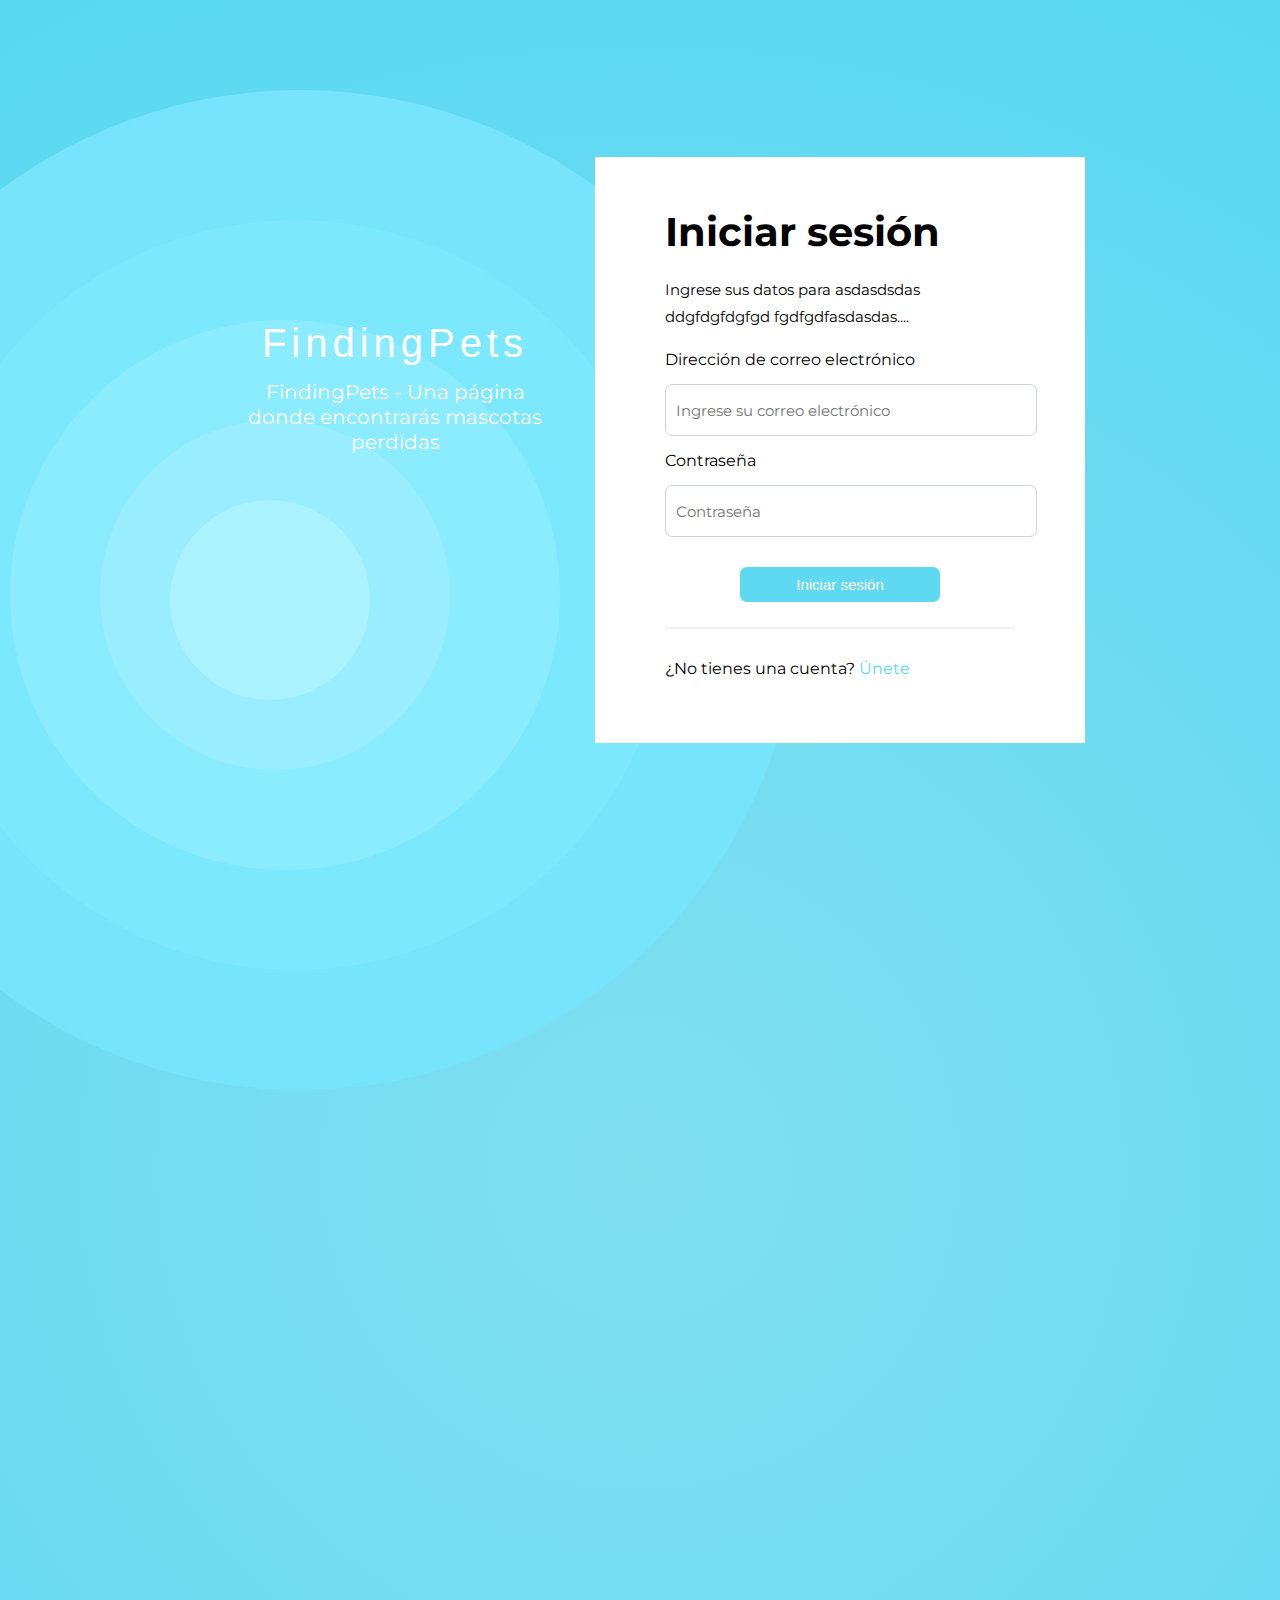
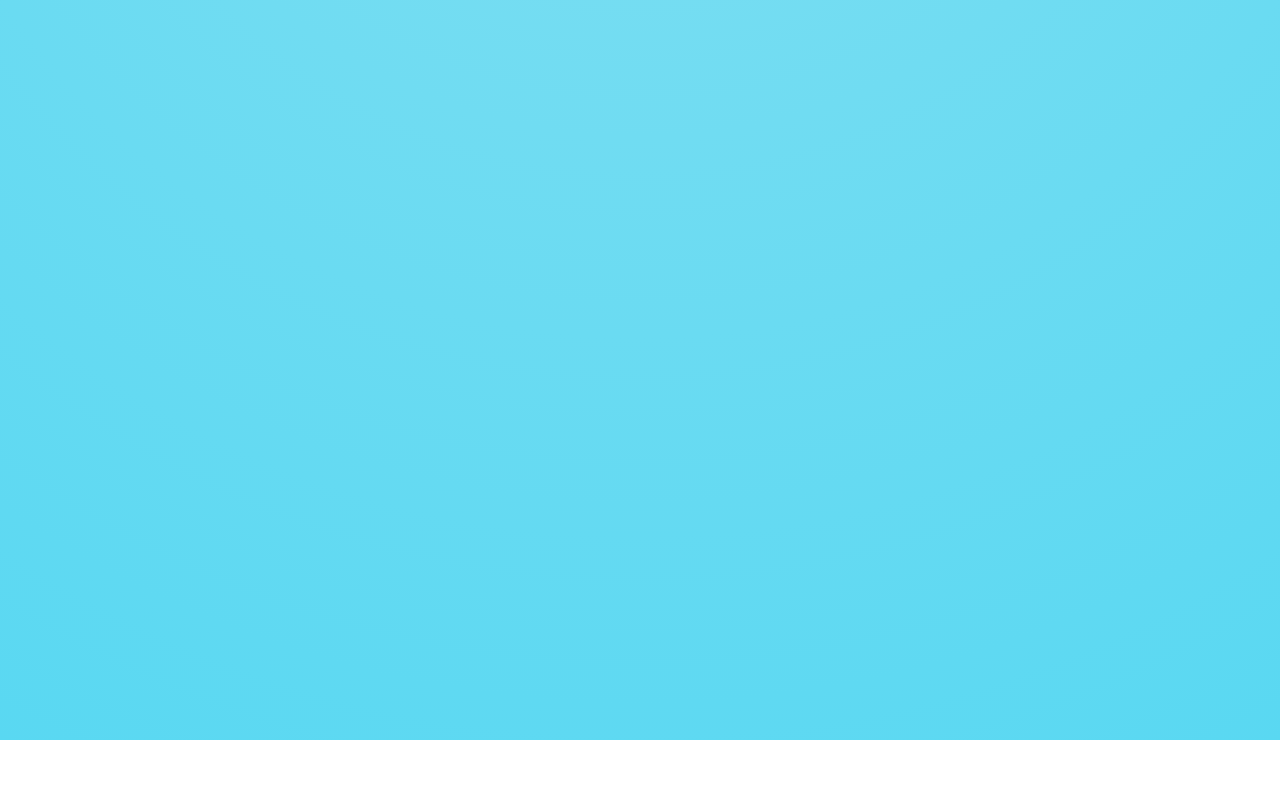
<file: login/login.html>
<!DOCTYPE html>
<html>
    <head>
        <title>FindingPets | Login</title>
        <link rel="icon" href="../img/logo2.png">
        <!--TIPOS DE METAS-->
        <meta charset="utf-8">
        <!--META VIEWPORT PARA ADARPAR A LTAMAÑO DEL CELULAR-->
        <meta name="viewport" content="width=device-width, initial-scale=1.0">
        <!--CSS-->
        <link rel="stylesheet" type="text/css" href="../css/animaLogin.css">
        <link rel="stylesheet" type="text/css" href="../css/Login-Register.css">
        <!--Estilo de Letra ONLINE-->
        <!--Pragati Narrow, Roboto = 'Roboto', sans-serif-->
        <link href="https://fonts.googleapis.com/css2?family=Sigmar+One&display=swap" rel="stylesheet">
        <!--Montserrat = 'Name', sans-serif-->
        <link href="https://fonts.googleapis.com/css2?family=Montserrat:wght@200&display=swap" rel="stylesheet">
        <!--ICONOS ONLINE-->
        <link rel="stylesheet" href="https://use.fontawesome.com/releases/v5.15.4/css/all.css" integrity="sha384-DyZ88mC6Up2uqS4h/KRgHuoeGwBcD4Ng9SiP4dIRy0EXTlnuz47vAwmeGwVChigm" crossorigin="anonymous">
    </head>
    <body>
        <div class="caja-principal"> 
            <div class="animacion-circle">
				<div class="circle1"></div>
				<div class="circle2"></div>
                <div class="circle3"></div>
				<div class="circle4"></div>
                <div class="circle5"></div>
                <div class="caja-padre">
                    <div class="caja-hijo1">
                        <div class="caja-subtitle"><a href="../home.html">FindingPets</a></div>
                        <div class="caja-parrafo"><p>FindingPets - Una página donde encontrarás mascotas perdidas</p></div>
                    </div>
                    <div class="caja-hijo2">
                        <div class="hijo2-datos">
                            <h1 class="dato-title">Iniciar sesión</h1>
                            <p class="dato-subtitulo">Ingrese sus datos para asdasdsdas ddgfdgfdgfgd fgdfgdfasdasdas....</p>
                            <form action="../General/homeUser.html" class="dato-form">
                                <div class="dato-email">
                                    <p>Dirección de correo electrónico</p>
                                    <input type="email" required placeholder="Ingrese su correo electrónico">
                                </div>
                                <div class="dato-password">
                                    <p>Contraseña</p>
                                    <input type="password" required placeholder="Contraseña" maxlength="6">
                                </div>
                                <div class="dato-boton">
                                    <button type="submit">Iniciar sesión</button>
                                </div>
                                <div class="dato-register">
                                    <p>¿No tienes una cuenta?<a href="../login/register.html" > Únete</a> </p>
                                </div>
                            </form>
                        </div>
                    </div>
                </div>
			</div>
        </div>
    </body>
</html>
</file>
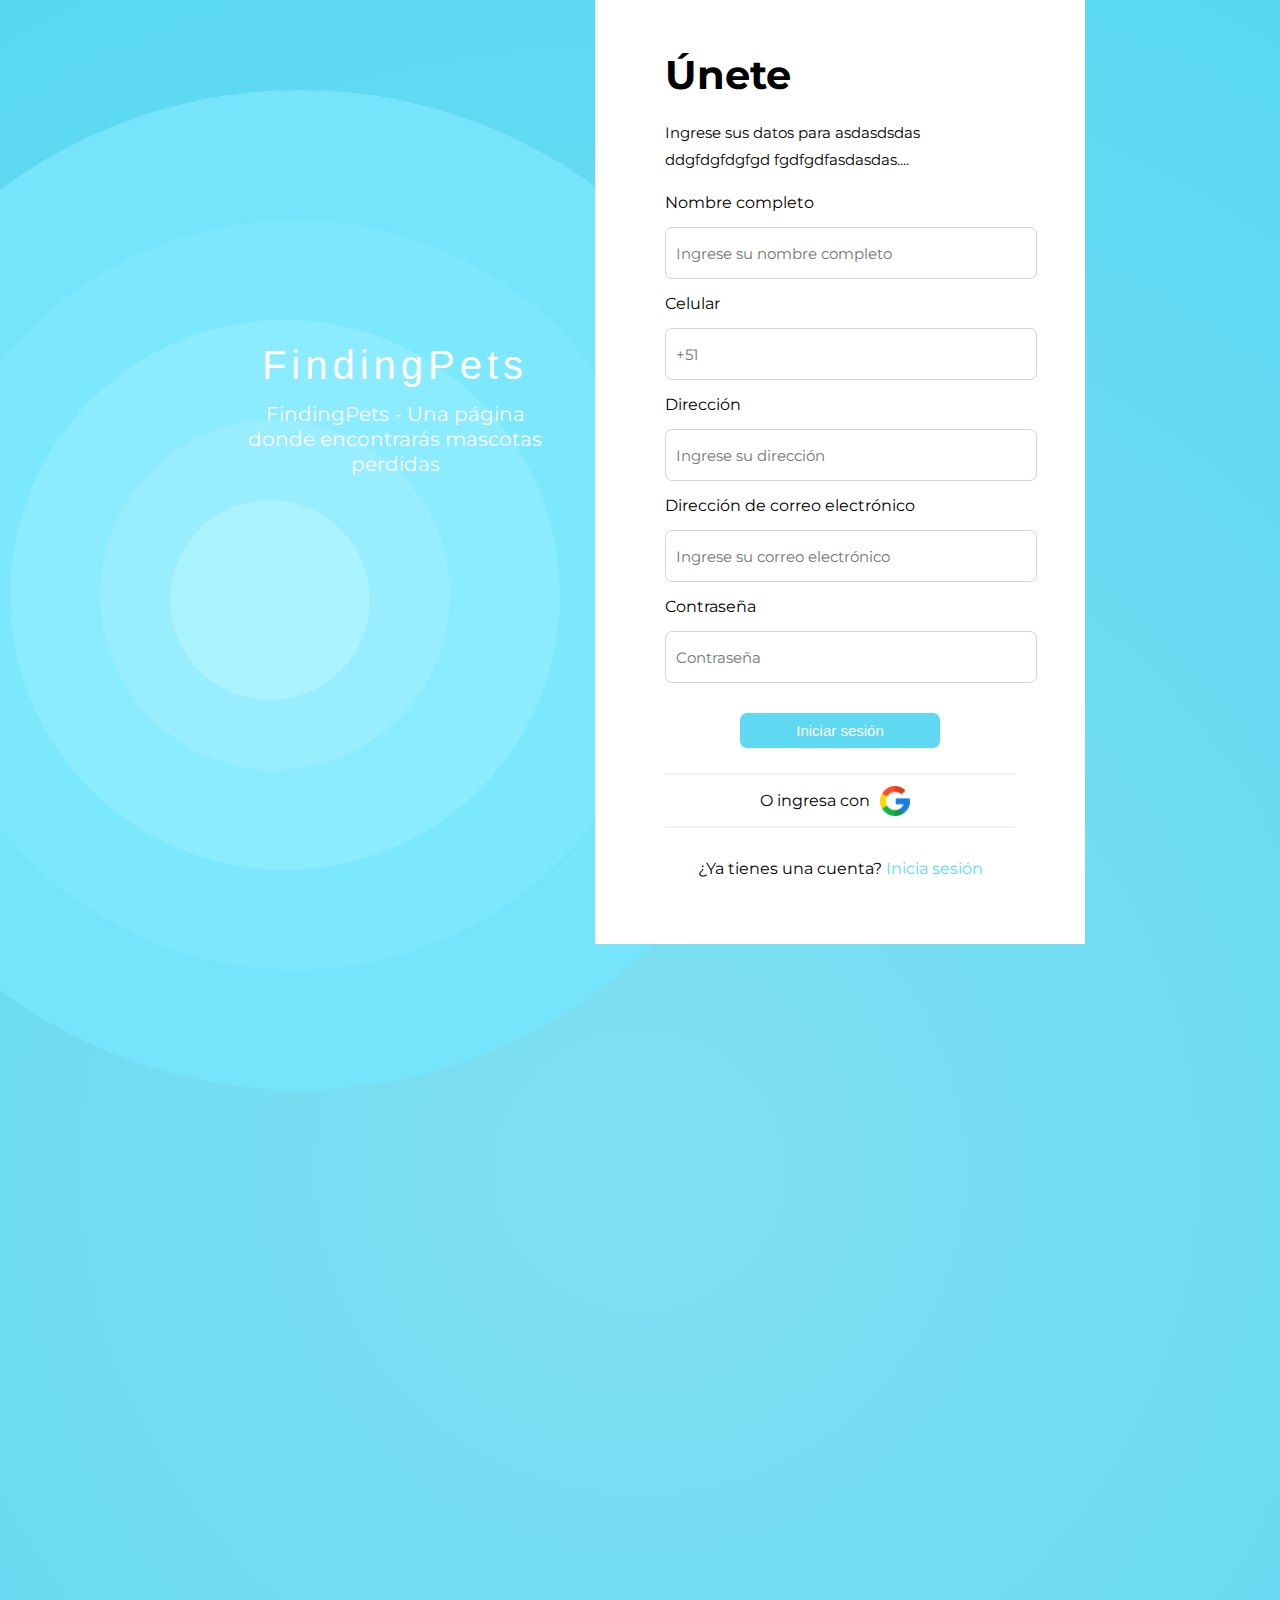
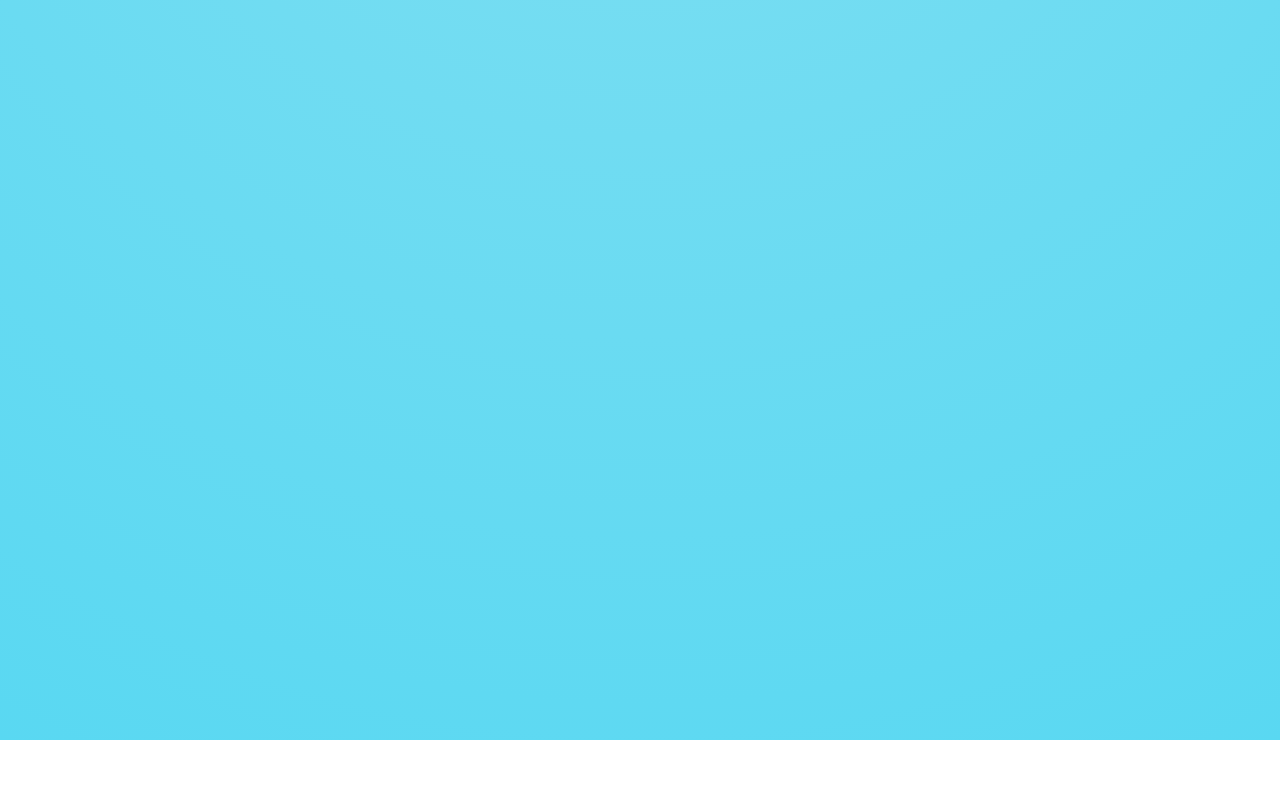
<file: login/register.html>
<!DOCTYPE html>
<html>
    <head>
        <title>FindingPets | Únete</title>
        <link rel="icon" href="../img/logo2.png">
        <!--TIPOS DE METAS-->
        <meta charset="utf-8">
        <!--META VIEWPORT PARA ADARPAR A LTAMAÑO DEL CELULAR-->
        <meta name="viewport" content="width=device-width, initial-scale=1.0">
        <!--CSS-->
        <link rel="stylesheet" type="text/css" href="../css/animaLogin.css">
        <link rel="stylesheet" type="text/css" href="../css/Login-Register.css">
        <!--Estilo de Letra ONLINE-->
        <!--Pragati Narrow, Roboto = 'Roboto', sans-serif-->
        <link href="https://fonts.googleapis.com/css2?family=Sigmar+One&display=swap" rel="stylesheet">
        <!--Montserrat = 'Name', sans-serif-->
        <link href="https://fonts.googleapis.com/css2?family=Montserrat:wght@200&display=swap" rel="stylesheet">
        <!--ICONOS ONLINE-->
        <link rel="stylesheet" href="https://use.fontawesome.com/releases/v5.15.4/css/all.css" integrity="sha384-DyZ88mC6Up2uqS4h/KRgHuoeGwBcD4Ng9SiP4dIRy0EXTlnuz47vAwmeGwVChigm" crossorigin="anonymous">
    </head>
    <body>
        <div class="caja-principal"> 
            <div class="animacion-circle">
				<div class="circle1"></div>
				<div class="circle2"></div>
                <div class="circle3"></div>
				<div class="circle4"></div>
                <div class="circle5"></div>
                <div class="caja-padre">
                    <div class="caja-hijo1">
                        <div class="caja-subtitle"><a href="../home.html">FindingPets</a></div>
                        <div class="caja-parrafo"><p>FindingPets - Una página donde encontrarás mascotas perdidas</p></div>
                    </div>
                    <div class="caja-hijo2">
                        <div class="hijo2-datos">
                            <h1 class="dato-title">Únete</h1>
                            <p class="dato-subtitulo">Ingrese sus datos para asdasdsdas ddgfdgfdgfgd fgdfgdfasdasdas....</p>
                            <form class="dato-form">
                                <div class="dato-nombre">
                                    <p>Nombre completo</p>
                                    <input type="text" required placeholder="Ingrese su nombre completo">
                                </div>
                                <div class="dato-celular">
                                    <p>Celular</p>
                                    <input type="text" required placeholder="+51" maxlength="9">
                                </div>
                                <div class="dato-direccion">
                                    <p>Dirección</p>
                                    <input type="text" required placeholder="Ingrese su dirección">
                                </div>
                                <div class="dato-email">
                                    <p>Dirección de correo electrónico</p>
                                    <input type="email" required placeholder="Ingrese su correo electrónico">
                                </div>
                                <div class="dato-password">
                                    <p>Contraseña</p>
                                    <input type="password" required placeholder="Contraseña" maxlength="6">
                                </div>
                                <div class="dato-boton">
                                    <button type="submit">Iniciar sesión</button>
                                </div>
                            </form>
                            <div class="dato-google">
                                <p>O ingresa con </p>
                                <button class="google" type="submit"></button>
                            </div>
                            <div class="dato-register">
                                <p>¿Ya tienes una cuenta?<a href="login.html" > Inicia sesión</a> </p>
                            </div>
                        </div>
                    </div>
                </div>
			</div>
        </div>
    </body>
</html>
</file>
<file: css/animaLogin.css>
/*ANIMACION DEL CIRCULO*/
:root {
	--color-fondo: #1C1C1C;
	--color-letra: #fff;
	--color-seleccion: #424242;
	--color-transparente: rgba(255,255,255,.0);
}

.animacion-circle {
	width: 100%;
	height: 100%;
	margin: 0px;
	padding: 0px;
    background: rgb(129,223,242);
	background: radial-gradient(circle, rgba(129,223,242,1) 0%, rgba(89,216,242,1) 100%);
}
.circle1 {
	position: absolute;
	top: 150px;
	left: -200px;
	background-color: #76e4fa;
	width: 1000px;
	height: 1000px;
	border-radius: 50%;
}
.circle2 {
	position: absolute;
	top: 280px;
	left: -80px;
	background-color: #7de9ff;
	width: 750px;
	height: 750px;
	border-radius: 50%;
	opacity: 0.8;
}
.circle3 {
    position: absolute;
	top: 380px;
	left: 10px;
	background-color: #90ecff;
	width: 550px;
	height: 550px;
	border-radius: 50%;
	opacity: 0.8;
}
.circle4 {
	position: absolute;
	top: 480px;
	left: 100px;
	background-color: #9beeff;
	width: 350px;
	height: 350px;
	border-radius: 50%;
	opacity: 0.8;
}
.circle5 {
	position: absolute;
	top: 560px;
	left: 170px;
	background-color: #b0f2ff;
	width: 200px;
	height: 200px;
    /*margin: 0px 0px 170px -220px;*/
	border-radius: 50%;
	opacity: 0.8;
}

/*_________ANIMACIÓN DE LOS CIRCULOS_________*/
.circle1 {
	animation: transladar 5s alternate infinite
}
.circle2 {
	animation: transladar2 5s alternate infinite
}
.circle3 {
	animation: transladar3 5s alternate infinite
}
.circle4 {
	animation: transladar4 5s alternate infinite
}
.circle5 {
	animation: transladar5 5s alternate infinite
}

@keyframes transladar {
	0% {
		transform: scale(1.0);
	}
	100%{
		transform: scale(1.1);
	}
}
@keyframes transladar2 {
	0% {
		transform: scale(1.0);
	}
	100%{
		transform: scale(1.1);
	}
}
@keyframes transladar3 {
	0% {
		transform: scale(1.0);
	}
	100%{
		transform: scale(1.1);
	}
}
@keyframes transladar4 {
	0% {
		transform: scale(1.0);
	}
	100%{
		transform: scale(1.1);
	}
}
@keyframes transladar5 {
	0% {
		transform: scale(1.0);
	}
	100%{
		transform: scale(1.1);
	}
}
</file>
<file: css/Login-Register.css>
*{
	color: var(--color-letra);
	background-color: var(--color-fondo);
}

a {
	text-decoration: none;
}
.responsive {
	display: none;
}

:root {
	--color-fondo: #ffffff;
	--color-letra: rgb(0, 0, 0);
	--color-seleccion: #424242;
	--color-transparente: rgba(255,255,255,.0);
    --letra-roboto: 'Roboto', sans-serif;
    --letra-montserrat: 'Montserrat', sans-serif;
}

/*________________________________*/
/*             BODY               */
/*________________________________*/

body {
	margin: -60px 0px 0px 0px;
	background-color: var(--color-transparente);
}
.caja-principal {
	position: relative;
    overflow: hidden;
	padding: 60px 0px 0px 0px;
	width: 100%;
	height: 260vh;
	background: #5fd9f2;
	user-select: none;
}
.caja-padre{
    overflow:initial;
    display: flex;
    justify-content: center;
    align-items: center;
    flex-wrap: wrap;
    position: relative;
    text-align: center;
    background-color: var(--color-transparente);
    margin: 0 auto;
    height: 100vh ;
}
.caja-hijo1{
    text-align: center;
	background-color: var(--color-transparente);
	width: 400px;
	height: 300px;
}
.caja-hijo2{
    padding: 50px 70px;
    font-family: var(--letra-montserrat);
    color: #777d74;
	background-color: rgb(255, 255, 255);
	width: 350px;
	height: auto;
}
.caja-subtitle{
    margin: 20px 0px;
	background-color: var(--color-transparente);
	width: 100%;
	height: 40px;
	letter-spacing: 5px;
	font-size: 40px;
}
.caja-subtitle a{
    font-family: var(--letra-roboto);
	background-color: var(--color-transparente);
	color: #fff;
}
.caja-parrafo{
    font-family: var(--letra-montserrat);
	background-color: var(--color-transparente);
	margin-top: 0;
	width: 100%;
	height: 50px;
	line-height: 25px;
	color: #fff;
	font-size: 20px;
	z-index: 100;
}
.caja-parrafo p{
	color: #ffff;
	padding: 0px 10% 0px 10%;
	background-color: var(--color-transparente);
}
/*______________DATOS_______________________*/
.hijo2-datos{
    margin: 0;
    width: auto;
    height: auto;
}
.dato-title{
    margin: 0;
    text-align: left;
    font-size: 40px;
}
.dato-subtitulo{
    line-height: 1.8;
    margin: 20px 0px;
    text-align: left;
    font-size: 15px;
}
.dato-form{
    text-align: left;
}
.dato-form p{
    margin: 15px 0px;
}
.dato-form input{
    outline: none;
    font-family: inherit;
    padding: 10px ;
    border: .5px solid #ced4da;
    font-size: 15px;
    border-radius: 7px;
    width: 100%;
    height: 30px;
}
.dato-boton{
    margin: 30px 0;
    text-align: center;
    width: 100%;
    height: 30px;
}
.dato-boton button{
    font-size: 15px;
    color: #ffff;
    border-style: none;
    background-color: #5fd9f2;
    border-radius: 7px;
    width: 200px;
    height: 35px;
}
.dato-register{
    padding-top: 15px;
    border-top: 2px solid #f1f1f1;
}
.dato-register p a{
    color: #5fd9f2;
}
.dato-google{
    display: flex;
    justify-content: center;
    align-items: center;
    text-align: center;
    border-top: 2px solid #f1f1f1;
}
.dato-google p{
    height: auto;
}

.dato-google button{
    background-image: url(../img/google.png);
    background-position: center;
    background-size: cover;
    width: 30px;
    height: 30px;
    margin: auto 10px;
    border: none;
    color: #5fd9f2;
}
/*PARTE INDEX.HTML*/
.body-main{
    position: absolute;
    top: 0;
    height: 100vh;
    width: 100%;
}
.caja-principal-main{
    position: relative;
    overflow: hidden;
	padding: 60px 0px 0px 0px;
	width: 100%;
	height: 100%;
	user-select: none;
}
.caja-padre-main{
    display: flex;
    justify-content: center;
    align-items: center;
    position: relative;
    text-align: center;
    background-color: rgba(0, 0, 0, .1);
    height: 100% ;
}
.caja-hijo-main{
    display: flex;
    justify-content: center;
    align-items: center;
    flex-wrap: wrap;
	background-color: var(--color-transparente);
	width: 400px;
    min-width: 400px;
	height: 200px;
}
.caja-logo{
    background-color: var(--color-transparente);
    background-image: url(/img/Logo.png);
    background-position: center;
	background-size: cover;
    margin: 10px;
    width: 100px;
    height: 100px;
}
.caja-subtitle-main{
	background-color: var(--color-transparente);
	width: 100%;
	height: 60px;
	letter-spacing: 5px;
	font-size: 40px;
}
.caja-subtitle-main a{
    font-family: var(--letra-roboto);
	background-color: var(--color-transparente);
	color: #fff;
}
@media (max-width: 367.98px){
    .caja-logo{
        background-color: var(--color-transparente);
        background-image: url(/img/Logo.png);
        background-position: center;
        background-size: cover;
        margin: 10px 10px 0 10px;
        width: 50px;
        height: 50px;
    }
    .caja-subtitle-main{
        background-color: var(--color-transparente);
        width: 100%;
        height: 60px;
        letter-spacing: 5px;
        font-size: 20px;
    }
    .caja-hijo-main{
        display: flex;
        justify-content: center;
        align-items: center;
        flex-wrap: wrap;
        background-color: var(--color-transparente);
        width: 400px;
        min-width: 400px;
        height: 150px;
    }
}
</file>
<file: css/animaHome.css>
/*ANIMACION DEL CIRCULO*/
:root {
	--color-fondo: #1C1C1C;
	--color-letra: #fff;
	--color-seleccion: #424242;
	--color-transparente: rgba(255,255,255,.0);
}

.animacion-circle {
	width: 100%;
	height: 100%;
	margin: 0px;
	padding: 0px;
    background: rgb(129,223,242);
	background: radial-gradient(circle, rgba(129,223,242,1) 0%, rgba(89,216,242,1) 100%);
}
.circle1 {
	position: absolute;
	top: 50px;
	left: -200px;
	background-color: #76e4fa;
	width: 1000px;
	height: 1000px;
	border-radius: 50%;
}
.circle2 {
	position: absolute;
	top: 180px;
	left: -80px;
	background-color: #7de9ff;
	width: 750px;
	height: 750px;
	border-radius: 50%;
}
.circle3 {
    position: absolute;
	top: 280px;
	left: 10px;
	background-color: #90ecff;
	width: 550px;
	height: 550px;
	border-radius: 50%;
}
.circle4 {
	position: absolute;
	top: 380px;
	left: 100px;
	background-color: #9beeff;
	width: 350px;
	height: 350px;
	border-radius: 50%;
}
.circle5 {
	position: absolute;
	top: 460px;
	left: 170px;
	background-color: #b0f2ff;
	width: 200px;
	height: 200px;
	border-radius: 50%;
}

/*_________ANIMACIÓN DE LOS CIRCULOS_________*/
.circle1 {
	animation: transladar 5s alternate infinite
}
.circle2 {
	animation: transladar2 5s alternate infinite
}
.circle3 {
	animation: transladar3 5s alternate infinite
}
.circle4 {
	animation: transladar4 5s alternate infinite
}
.circle5 {
	animation: transladar5 5s alternate infinite
}

@keyframes transladar {
	0% {
		transform: scale(1.0);
	}
	100%{
		transform: scale(1.1);
	}
}
@keyframes transladar2 {
	0% {
		transform: scale(1.0);
	}
	100%{
		transform: scale(1.1);
	}
}
@keyframes transladar3 {
	0% {
		transform: scale(1.0);
	}
	100%{
		transform: scale(1.1);
	}
}
@keyframes transladar4 {
	0% {
		transform: scale(1.0);
	}
	100%{
		transform: scale(1.1);
	}
}
@keyframes transladar5 {
	0% {
		transform: scale(1.0);
	}
	100%{
		transform: scale(1.1);
	}
}
</file>
<file: css/home.css>
*{
	scroll-behavior: smooth;
	color: var(--color-letra);
	background-color: var(--color-fondo);
}

a {
	text-decoration: none;
}
.responsive {
	display: none;
}

:root {
	--color-fondo: #ffffff;
	--color-celeste: #5fd9f2;
	--color-letra: rgb(0, 0, 0);
	--color-seleccion: #424242;
	--color-transparente: rgba(255,255,255,.0);
	--letra-roboto: 'Roboto', sans-serif;
    --letra-montserrat: 'Montserrat', sans-serif;
}
/*________________________________*/
/*         PARTE BARRA            */
/*________________________________*/

header{
	width: 100%;
	height: auto;
	background: var(--color-transparente);
	position: fixed;
	top: 0px;
	margin: 0px;
	z-index: 1;
	transition: .5s;
}

header *{
	background: var(--color-transparente);
}
.contact-barra {
	margin: 10px 40px 0px 40px;
	width: auto;
	height: 50px;
	
}
@media (max-width: 827.98px){
	.contact-barra{
		margin: 7px 10px 0px 10px;
		transition: .5s;
	}
}
/*LOGO*/
.contact-logo {
	width: 60px;
	height: 50px;
	background-image: url(/img/Logo.png);
	background-position: center;
	background-size: cover;
	margin-right: 5px;
	float: left;
	transition: width 1s, height .2s
}
.contact-logo:hover {
	width: 65px;
	height: 53px;
	float: left;
}
/*TITULO*/
.contact *{
	background-color: var(--color-transparente);
}
.contact-barra__title { 
	font-family: var(--letra-roboto);
	float: left;
	user-select: none;
	letter-spacing: 5px;
	width: auto;
	height: 40px;
	font-size: 30px;
	padding: 10px 0px 0px 0px;
}
.contact-barra__title a{ 
	color: #ffffff;
}
.contact-logo-menu{
	display: none;
}
.contact-logo-menu.open{
	-webkit-transform: rotate(90deg);
}
.contact-logo-menu-contend{
	display: none;
	position: fixed;
	left: 0;
	display: flex;
	flex-wrap: wrap;
	align-items: center;
	margin-top: 58px;
	width: auto;
	height: 50px;
	background-color: var(--color-transparente);
	border-radius:  0  7px  7px 0;
	border-top: 2px solid #f1f1f1;
	border-right: 2px solid #f1f1f1;
	border-bottom : 2px solid #f1f1f1;
	transform: translateX(-100%);
}
.contact-logo-menu-contend.open{
	transform: translateX(0%);
	transition: 1s;
}
@media (max-width: 827.98px){
    .contact-logo-menu{
        display: block;
		float: left;
        width: 25px;
	    height: 20px;
	    background-image: url(/img/menu.png);
	    background-position: center;
	    background-size: cover;
	    margin: 14px 10px auto 10px;
	    transition: 1s;
    }
	.contact-logo-menu-contend{
		display: block;
	}
	.menu-contend {
		display: flex;
		flex-wrap: wrap;
		align-items: center;
		width: 100%;
		height: 100%;
	}
	.menu-contend a {
		font-family: var(--letra-roboto);
		text-decoration: none;
		color: rgb(255, 255, 255);
		font-size: 18px;
		margin: auto 10px;
	}
}
/*Boton Ingresar*/
.contact-boton {
	float: right;
	align-items: center;
	padding: 19px 30px;
	margin: 0;
	width: 170px;
	height: auto;
}
.contact-perfil__img {
	transition: .5s;
	width: 50px;
	height: 50px;
}
.contact-perfil__img:hover {
	width: 53px;
	height: 53px;
}
@media (max-width: 827.98px){
	.contact-menu{
		display: none;
	}
}
@media (max-width: 537.98px){
	.contact-barra__title{
		display: none;
	}
}
/*MENÚ*/
.boton{
	margin-top: 6px;
	padding: 15px 0px 0px 0px;
	float: right;
	width: 150px;
	height: 27px;
	text-align: center;
	border-radius: 50px;
	background-color: rgb(255, 255, 255);
}
.boton-Ingresar{
	font-family: var(--letra-roboto);
	color: #5fd9f2;
}
.boton:hover{
	background-color: #a0ddea;
	transition: 1s;
}
.boton-Ingresar:hover{
	color: #ffffff;
	transition: 1s;
}
.contact-menu {
	float: right;
	padding: 20px 0px;
	width: auto;
	height: 40px;
}
/*LETRAS*/
.contact-menu a {
	font-family: var(--letra-roboto);
	text-decoration: none;
	color: rgb(255, 255, 255);
	font-size: 18px;
	margin: 0px;
	padding: 19px 30px;
}
li a:hover{
	color: rgb(123, 123, 123);
	transition: 1s;
}

div li {
	text-decoration: none;
	box-sizing: border-box;
	display: inline;
}
/*________________________________*/
/*         ACTIVAR STICKY         */
/*________________________________*/
header.sticky{
	background-color: #fff;
	transition: .5s;
	top:0px;
	height: 65px;
}
header.sticky nav{
	margin: 7px 40px 0px 40px;
	transition: .5s;
}
@media (max-width: 827.98px){
	header.sticky nav{
		margin: 7px 10px 0px 10px;
		transition: .5s;
	}
}
/*LETRAS*/
header.sticky nav .contact-logo-menu li a{
	text-decoration: none;
	color: rgb(123, 123, 123);
	font-size: 18px;
	margin: 0px;
	padding: 19px 30px;
}
header.sticky nav a{
	color: rgb(123, 123, 123);
}
header.sticky li a:hover{
	color: #5fd9f2;
	transition: 1s;
}
/*Menú*/
header.sticky nav .boton{
	background-color: #5fd9f2;
}
header.sticky nav .boton:hover{
	background-color: #b5f3ff;
}
header.sticky nav .boton-Ingresar{
	color: #ffffff;
}
header.sticky nav .boton-Ingresar:hover{
	color: rgb(123, 123, 123);
}
header.sticky nav .contact-logo-menu-contend{
	background-color: var(--color-fondo);
	border-radius:  0  7px  7px 0;
	border-top: 2px solid var(--color-celeste);
	border-right: 2px solid var(--color-celeste);
	border-bottom : 2px solid var(--color-celeste);
	transition: 1s;
}
/*________________________________*/
/*             BODY               */
/*________________________________*/

body {
	margin: -60px 0px 0px 0px;
	background-color: var(--color-transparente);
}

/*___PROPIEDADA ACTIVE___*/
.contact-form__title {
	float: none;
	transition: .5s;
}
.contact-form__title:active {
	padding: 10% 50%;
}
/*____PROPIEDAD FOCUS____*/
.contact-form__input--active:focus {
	width: 20%;
}

/*____PROPIEDAD OBJECT-FIT____*/
.caja-img {
	position: relative;
	overflow: hidden;
	padding: 60px 0px 0px 0px;
	width: 100%;
	height: 100vh;
	user-select: none;
}
/*___________________________CAJA BODY____________________________*/
.caja-body{
	background-color: var(--color-transparente);
	width: 100%;
	height: auto;
	position: absolute;
	left: 0;
    right: 0;
    top: 35%;
	text-align: center;
}
.caja-subtitle{
	font-family: var(--letra-roboto);
	background-color: var(--color-transparente);
	width: 100%;
	height: 85px;
	letter-spacing: 5px;
	color: #fff;
	font-size: 80px;
}
.caja-parrafo{
	font-family: var(--letra-montserrat);
	background-color: var(--color-transparente);
	margin-top: 0;
	width: 100%;
	height: 50px;
	line-height: 49px;
	color: #fff;
	font-size: 30px;
	font-weight: bold;
	z-index: 100;
}
.caja-parrafo p{
	color: #ffff;
	padding: 0px 30% 0px 30%;
	background-color: var(--color-transparente);
}
@media (max-width: 776.98px){
	.caja-subtitle{
		font-family: var(--letra-roboto);
		background-color: var(--color-transparente);
		width: 100%;
		height: 40px;
		letter-spacing: 5px;
		color: #fff;
		font-size: 40px;
	}
	.caja-parrafo{
		font-family: var(--letra-montserrat);
		background-color: var(--color-transparente);
		margin-top: 0;
		width: 100%;
		height: 50px;
		line-height: 30px;
		color: #fff;
		font-size: 20px;
		z-index: 100;
	}
}
@media (max-width: 454.98px){
	.caja-parrafo p{
		color: #ffff;
		padding: 0px 10% 0px 10%;
		background-color: var(--color-transparente);
	}
}
</file>
<file: css/General.css>
*{
	scroll-behavior: smooth;
	color: var(--color-letra);
	background-color: var(--color-fondo);
}

a {
	text-decoration: none;
}

:root {
    --color-celeste: #5fd9f2;
    --color-celeste2: #e9f7fa;
    --color-publicacion: #ffff;
	--color-fondo: #d8d9da;
	--color-letra: rgb(0, 0, 0);
	--color-seleccion: #424242;
	--color-transparente: rgba(255,255,255,.0);
	--letra-roboto: 'Roboto', sans-serif;
    --letra-montserrat: 'Montserrat', sans-serif;
}
/*________________________________*/
/*         PARTE BARRA            */
/*________________________________*/

header{
	width: 100%;
	height: auto;
	background: #ffff;
	position: fixed;
    padding: 10px 0px;
	top: 0px;
    box-shadow: 0 5px 15px rgba(0, 0, 0, 0.151);
    z-index: 99;
}
header *{
	background: var(--color-transparente);
}
.contact-barra {
    display: flex;
    justify-content: space-between;
    overflow: hidden;
    padding: 0 0 0 15px;
    width: 100%;
    height: 44px;
}

/* CONTACT LOGO */
.contact-menu{
    float: left;
    width: 30px;
    height: 25px;
    margin: 12px 10px auto 10px;
}
.contact-menu-logo{
    display: block;
    width: 25px;
    height: 20px;
    background-image: url(/img/menu.png);
    background-position: center;
    background-size: cover;
    transition: .5s;
}
.contact-menu-logo.open{
    -webkit-transform: rotate(90deg);
    transition: .5s;
}
.contact-menu-logo.open .body-menu.open{
    transition: .5s;
}
.contact-logo {
	width: 50px;
	height: 40px;
	background-image: url(/img/logo2.png);
	background-position: center;
	background-size: cover;
}

/* CONTACT BARRA TITLE */
.contact *{
	background-color: var(--color-transparente);
}
.contact-barra__title {
    display: flex;
    justify-content: flex-start;
	font-family: var(--letra-roboto);
	user-select: none;
	letter-spacing: 5px;
	width: auto;
	height: 100%;
}
.contact-title { 
    margin: auto 0 auto 0;
    width: 170px;
    height: 5;
	color: var(--color-letra);
	font-size: 20px;
}
.contact-title a{ 
    margin: auto 10px;
    width: 100%;
    height: 100%;
	color: var(--color-letra);
	font-size: 20px;
}

/* CONTACT BUSCAR */
.contact-buscar{
    padding:  0 10px;
    margin: auto 0 auto 15px;
    top: 35px;
    width: 30%;
    height: 40px;
    background-color: var(--color-celeste2);
    outline: none;
    font-size: 15px;
    border-radius: 7px;
}
.buscar-text{
    width: 80%;
    height: 37px;
    background-color: var(--color-transparente);
    outline: none;
    font-family: var(--letra-montserrat);
    color: #777d74;
    font-size: 14px;
    font-weight: bold;
    border: none;
    border-radius: 7px;
}
.buscar-boton{
    float: right;
    margin-top: 10px;
    width: 27px;
    height: 20px;
    border: none;
    filter: invert(80%) sepia(76%) saturate(2092%) hue-rotate(160deg) brightness(100%) contrast(94%);
}
.buscar-boton img{
    margin: 0px;
    width: 100%;
    height: 100%;
}


/* CONTACT PERFIL */
.contact-perfil{
    margin: auto 20px auto 0px;
    width: auto;
    height: 40px;
}
.contact-perfil a{
	float: right;
	width: 40px;
	height: 40px;
}
.contact-perfil a img{
    width: 100%;
    height: 100%;
    border-radius: 50%;
}
.contact-perfil p{
    font-weight: bold;
    font-family: var(--letra-montserrat);
    font-size: 13px;
	float: right;
    margin: 12px 5px 0 10px;
	width: auto;
	height: auto;
}
.contact-perfil__img {
	width: 50px;
	height: 50px;
}


/*________________________________*/
/*             BODY               */
/*________________________________*/

body {
	margin: -60px 0px 0px 0px;
	background-color: var(--color-transparente);
}
.contact-cerrar-sesion{
    display: none;
    position: fixed;
    top: 0;
    left: 0;
    width: 100%;
    height: 100%;
    background-color: rgba(0, 0, 0, 0.4);;
    z-index: 100;
}
.contact-cerrar-sesion.open{
    display: block;
}
.cerrar-sesion-main{
    width: 450px;
    height: 100px;
    margin: 10% 50%;
    padding: 30px;
    transform: translate(-50%,50%);
    border-radius: 7px;
    background-color: var(--color-publicacion);
}
.cerrar-sesion-main *{
    background-color: var(--color-publicacion);
}
.sesion-main-letra{
    width: 100%;
    height: auto;
    padding: 5px 0;
    align-items: center;
    font-family: var(--letra-montserrat);
    font-size: 17px;
}
.sesion-main-letra p{
    margin: auto 50px;
}
.sesion-main-button{
    display: flex;
    flex-direction: row;
    justify-content: space-between;
    width: 100%;
    height: auto;
    margin-top: 20px;
    color: var(--color-seleccion);
    font-family: var(--letra-montserrat);
    font-size: 19px;
}
.sesion-main-button a{
    width: 170px;
    height: auto;
    padding: 15px;
    border-radius: 7px;
    text-align: center;
    color: #ffff;
    background-color: var(--color-celeste);
    justify-content: center;
}
.sesion-main-button a:first-child{
    background-color: var(--color-fondo);
}
.contact-body{
    display: flex;
    flex-flow: row wrap;
    justify-content: flex-start;
    left: 0;
    margin-top: 125px;
    width: 100%;
	height: auto;
    overflow:hidden;
}
.body-menu{
    position: fixed;
    display: flex;
    flex-direction: column;
    top: 63px;
    left: 0px;
    width: 200px;
    height: 100%;
    transform: translateX(-100%);
    background-color: var(--color-publicacion);
}
.body-menu.open{
    transform: translateX(0%);
    transition: .5s;
}
.body-menu div{
    display: flex;
    flex-direction: row;
    align-items: center;
    width: auto;
    height: 50px;
    margin:  15px 10px 0 10px;
    font-family: var(--letra-montserrat);
    font-size: 12px;
    border-radius: 7px;
    background-color: var(--color-transparente);
}
.body-menu div *{
    background-color: var(--color-transparente);
}
.body-menu div:hover{
    background-color: var(--color-fondo);
}

.body-menu div a{
    margin-left: 10px;
}
.body-menu div img{
    filter: invert(90%) sepia(5%) saturate(111%) hue-rotate(188deg) brightness(84%) contrast(89%);
    margin-left: 20px;
    width: 25px;
}

/* BODY CONTENT BODY */
.body-content-body{
    display: flex;
    flex-flow: column;
    width: 800px;
    min-width: 370px;
    height: auto;
    margin: 30px auto 30px auto;
    background-color: var(--color-transparente);
}

/* BODY CONTENT MAIN */
.body-content-main{
    display: flex;
    justify-content: center;
    flex-flow: column;
    width: 100%;
    height: auto;
    margin: 0px 0px 0px 0px;
    border-radius: 7px;
    background-color: var(--color-publicacion);
}
.body-content-main *{
    background-color: var(--color-publicacion);
    margin: 0;
}
.main-title{
    width: auto;
    height: auto;
    margin: 0px 30px;
    padding: 15px 0px;
    font-size: 15px;
    border-bottom: 2px solid #f1f1f1;
    font-family: var(--letra-roboto);
}
.main-input{
    display: flex;
    justify-content: flex-start;
    align-items: center;
    width: auto;
    height: 60px;
    margin: 0px 30px;
    font-size: 12px;
    border-bottom: 2px solid #f1f1f1;
    font-family: var(--letra-roboto);
}
/* Perfil */
.main-perfil{
    flex-wrap: wrap;
    width: auto;
    height: 50px;
    margin-right: 10px;
}
.main-perfil a{
    float: left;
	width: 50px;
	height: 50px;
}
.main-perfil a img{
	width: 100%;
	height: 100%;
    border-radius: 50%;
}

/* Input */
.main-public{
    width: 100%;
    height: 50px;
}
.public{ 
    font-family: var(--letra-montserrat);
    color: #777d74;
    font-weight: bold;
    outline: none;
    border: none;
    width: 100%;
    height: 100%;
}
/* Boton */
.main-boton{
    display: flex;
    justify-content: center;
    width: auto;
    height: auto;
    margin: 0 30px;
}
.main-boton button{
    margin: 10px auto;
    width: 100%;
    height: 35px;
    border-radius: 7px;
    border: none;
    background-color: var(--color-celeste);
    font-family: var(--letra-montserrat);
    color: #ffff;
    font-size: 12px;
    font-weight: bold;
}

/* BODY CONTENT FILTER */
.body-filter{
    width: 100%;
    height: auto;
    background-color: var(--color-transparente);
    overflow: hidden;
}
.body-filter *{
    background-color: var(--color-transparente);
}
.body-content-filter{
    width: 100%;
    height: 40px;
    display: flex;
    justify-content: flex-start;
    align-items: center;
    border-bottom: 2px solid #f1f1f1;
    background-color: var(--color-transparente);
    margin: 0;
}
.body-content-filter a{
    width: 30px;
    height: 25px;
    margin: auto 7px auto 30px;
}
.img-filter{
    width: 100%;
    height: 100%;
}
.img-filter.open{
    transition: .5s;
    filter: invert(80%) sepia(76%) saturate(2092%) hue-rotate(160deg) brightness(100%) contrast(94%);
}
.body-content-filter b p{
    margin: auto 0;
    width: 100px;
    height: auto;
    font-size: 15px;
    font-family: var(--letra-montserrat);
}
.filter-content{
    display: flex;
    justify-content: center;
    align-content: center;
    margin: -178px 0 0 0;
    width: 100%;
    height: auto;
    background-color: #ffff;
    transition: .5s;
    border-radius: 7px;
}
.filter-content *{
    background-color: #ffff;
}
.filter-content.open{
    margin-top: 10px;
    transition: .5s;
}
.filter-content-main{
    display: flex;
    flex-flow:column;
    text-align: center;
    width: 100px;
    height: auto;
}
.filter-content-main p{
    border-bottom: 2px solid #363535;
    height: 25px;
    font-family: var(--letra-roboto);
    font-size: 13px;
}
.filter-content-main a{
    height: 25px;
    font-family: var(--letra-roboto);
    font-size: 12px;
}
.D1.open{
    color: var(--color-celeste);
}
.D2.open{
    color: var(--color-celeste);
}
.D3.open{
    color: var(--color-celeste);
}
.D4.open{
    color: var(--color-celeste);
}
.D5.open{
    color: var(--color-celeste);
}
/* BODY CONTENT */
.body-content{
    display: flex;
    flex-direction: column;
    width: 100%;
    height: auto;
    margin: 10px 0 0 0;
    border-radius: 7px;
    border-bottom-right-radius: 7px;
    overflow: hidden;
    background-color: var(--color-publicacion);
}
.body-content *{
    background-color: var(--color-publicacion);
}
/*<!--contenido barra-->*/
.body-content-barra{
    display: flex;
    flex-direction: row;
    width: auto;
    min-width: 385;
    height: auto;
    margin: 10px 30px 0 30px;
}
.content-barra-perfil{
    width: auto;
	height: 50px;
    margin: 10px 0;
}
.content-barra-perfil a{
    float: left;
    width: 50px;
	height: 50px;
}
.content-barra-perfil a img{
    width: 100%;
	height: 100%;
    border-radius: 50%;
}
.content-barra-info{
    display: flex;
    flex-direction: row;
    width: auto;
	height: auto;
    font-family: var(--letra-montserrat);
}
.info-name{
    width: auto;
	height: auto;
    margin: 10px;
    font-size: 12px;
}
.info-info{
    margin: 14px;
    margin-left: 0px;
    font-size: 11px;
}

.content-barra-body{
    display: flex;
    flex-direction: column;
    align-items: center;
    justify-content: center;
    width: 100%;
    height: auto;
    margin: 0;
}
.content-barra-text{
    width: auto;
    height: auto;
    margin: 0 30px;
    font-family: var(--letra-montserrat);
    font-size: 12px;
}
.content-barra-text p{
    margin: 0;
}
.content-barra-imgs{
    display: grid;
    grid-template-columns: repeat(3 1fr);
    gap: .5em;
    padding:  20px 30px;
}
.content-barra-imgs div:first-child{
    grid-column: 1/4;
}
.content-barra-imgs div{
    width: 100%;
}
.content-barra-imgs div img{
    width: 100%;
    height: 100%;
}
.content-barra-foot{
    display: flex;
    flex-direction: row;
    align-items: center;
    width: auto;
    height: auto;
    padding: 0 30px;
    font-family: var(--letra-montserrat);
    font-size: 12px;
    border-radius: 7px;
}
.foot-like{
    width: 25px;
    height: auto;
    overflow: hidden;
    margin: 10px 10px 10px 0;
}
.foot-like a img{
    width: 100%;
    height: 100%;
}
.num-likes a{
    display: flex;
    flex-direction: row;
    align-items: center;
    height: 20px;
}
.num-likes p{
    margin-left: 10px;
}

/*________________________________________*/
@media (max-width: 1075.98px){
    .contact-buscar{
        width: 300px;
    }
}
@media (max-width: 881.98px){
    .body-content-body{
        width: 500px;
    }
    .content-barra-imgs {
        grid-auto-rows: minmax(auto, 400px);
        align-items: stretch;
        width: 400px;
        height: 400px;
    }
}
@media (max-width: 807.98px){
    .contact-title{ 
        display: none;
    }
    .contact-barra__title { 
        width: auto;
    }
}
@media (max-width: 692.98px){
    .contact-perfil p{
        display: none;
    }
}
@media (max-width: 671.98px){
    .contact-body{
        margin-top: 125px;
        min-width: 387px;
    }
}
@media (max-width: 576.98px){
    .cerrar-sesion-main {
        width: 350px;
        margin: 30% 50%;
    }
    .sesion-main-letra {
        padding: 5px 0;
        font-size: 17px;
    }
    .sesion-main-letra p {
        text-align: center;
        margin: auto 0;
    }
    .sesion-main-button {
        font-size: 15px;
    }
    .sesion-main-button a {
        width: 120px;
    }
}
@media (max-width: 552.98px){
    .body-content-body{
        margin: 30px auto;
        width: 400px;
    }
    .content-barra-imgs {
        grid-auto-rows: minmax(auto, 400px);
        align-items: stretch;
        width: 300px;
        height: 300px;
    }
}
@media (max-width: 503.98px){
    .contact-title{ 
        display: block;
    }
    .contact-title a{ 
        margin: auto 10px;
        width: 200px;
        height: 5;
        color: var(--color-letra);
        font-size: 20px;
    }
    .contact-title{ 
        width: 200px;
    }
    .contact-buscar{
        display: none;
    }
    .contact-perfil{
        display: none;
    }
}
@media (max-width: 491.98px){
    .contact-perfil{
        display: none;
    }
    .cerrar-sesion-main {
        width: 250px;
        margin: 30% 50%;
    }
    .sesion-main-letra {
        padding: 5px 0;
        font-size: 15px;
    }
    .sesion-main-letra p {
        text-align: center;
        margin: auto 0;
    }
    .sesion-main-button {
        font-size: 12px;
    }
    .sesion-main-button a {
        width: 80px;
    }
}
@media (max-width: 459.98px){
    .body-content-body{
        width: 370px;
    }
}
</file>
<file: css/photoUser.css>
*{
	scroll-behavior: smooth;
	color: var(--color-letra);
	background-color: var(--color-fondo);
}

a {
	text-decoration: none;
}

:root {
    --color-celeste: #5fd9f2;
    --color-celeste2: #e9f7fa;
    --color-plomo: #bbbcbf;
    --color-publicacion: #ffff;
	--color-fondo: #d8d9da;
	--color-letra: rgb(0, 0, 0);
	--color-seleccion: #424242;
	--color-transparente: rgba(255,255,255,.0);
	--letra-roboto: 'Roboto', sans-serif;
    --letra-montserrat: 'Montserrat', sans-serif;
}
/*________________________________*/
/*         PARTE BARRA            */
/*________________________________*/

header{
	width: 100%;
	height: auto;
	background: #ffff;
	position: fixed;
    padding: 10px 0px;
	top: 0px;
    box-shadow: 0 5px 15px rgba(0, 0, 0, 0.151);
    z-index: 99;
}
header *{
	background: var(--color-transparente);
}
.contact-barra {
    display: flex;
    justify-content: space-between;
    overflow: hidden;
    padding: 0 0 0 15px;
    width: 100%;
    height: 44px;
}

/* CONTACT LOGO */
.contact-menu{
    float: left;
    width: 30px;
    height: 25px;
    margin: 12px 10px auto 10px;
}
.contact-menu-logo{
    display: block;
    width: 25px;
    height: 20px;
    background-image: url(/img/menu.png);
    background-position: center;
    background-size: cover;
    transition: .5s;
}
.contact-menu-logo.open{
    -webkit-transform: rotate(90deg);
    transition: .5s;
}
.contact-menu-logo.open .body-menu.open{
    transition: .5s;
}
.contact-logo {
	width: 50px;
	height: 40px;
	background-image: url(/img/logo2.png);
	background-position: center;
	background-size: cover;
}

/* CONTACT BARRA TITLE */
.contact *{
	background-color: var(--color-transparente);
}
.contact-barra__title {
    display: flex;
    justify-content: flex-start;
	font-family: var(--letra-roboto);
	user-select: none;
	letter-spacing: 5px;
	width: auto;
	height: 100%;
}
.contact-title { 
    margin: auto 0 auto 0;
    width: 170px;
    height: 5;
	color: var(--color-letra);
	font-size: 20px;
}
.contact-title a{ 
    margin: auto 10px;
    width: 100%;
    height: 100%;
	color: var(--color-letra);
	font-size: 20px;
}

/* CONTACT BUSCAR */
.contact-buscar{
    padding:  0 10px;
    margin: auto 0 auto 15px;
    top: 35px;
    width: 30%;
    height: 40px;
    background-color: var(--color-celeste2);
    outline: none;
    font-size: 15px;
    border-radius: 7px;
}
.buscar-text{
    width: 80%;
    height: 37px;
    background-color: var(--color-transparente);
    outline: none;
    font-family: var(--letra-montserrat);
    color: #777d74;
    font-size: 14px;
    font-weight: bold;
    border: none;
    border-radius: 7px;
}
.buscar-boton{
    float: right;
    margin-top: 10px;
    width: 27px;
    height: 20px;
    border: none;
    filter: invert(80%) sepia(76%) saturate(2092%) hue-rotate(160deg) brightness(100%) contrast(94%);
}
.buscar-boton img{
    margin: 0px;
    width: 100%;
    height: 100%;
}


/* CONTACT PERFIL */
.contact-perfil{
    margin: auto 20px auto 0px;
    width: auto;
    height: 40px;
}
.contact-perfil a{
	float: right;
	width: 40px;
	height: 40px;
}
.contact-perfil a img{
    width: 100%;
    height: 100%;
    border-radius: 50%;
}
.contact-perfil p{
    font-weight: bold;
    font-family: var(--letra-montserrat);
    font-size: 13px;
	float: right;
    margin: 12px 5px 0 10px;
	width: auto;
	height: auto;
}
.contact-perfil__img {
	width: 50px;
	height: 50px;
}

/*________________________________*/
/*             BODY               */
/*________________________________*/

body {
	margin: -60px 0px 0px 0px;
	background-color: var(--color-transparente);
}
.contact-body{
    display: flex;
    flex-flow: row wrap;
    justify-content: flex-start;
    justify-content: center;
    left: 0;
    margin-top: 125px;
    width: 100%;
	height: auto;
    overflow:hidden;
}
.body-menu{
    position: fixed;
    display: flex;
    flex-direction: column;
    top: 63px;
    left: 0px;
    width: 200px;
    height: 100%;
    transform: translateX(-100%);
    z-index: 98;
    background-color: var(--color-publicacion);
}
.body-menu.open{
    transform: translateX(0%);
    transition: .5s;
}
.body-menu div{
    display: flex;
    flex-direction: row;
    align-items: center;
    width: auto;
    height: 50px;
    margin:  15px 10px 0 10px;
    font-family: var(--letra-montserrat);
    font-size: 12px;
    border-radius: 7px;
    background-color: var(--color-transparente);
}
.body-menu div *{
    background-color: var(--color-transparente);
}
.body-menu div:hover{
    background-color: var(--color-fondo);
}

.body-menu div a{
    margin-left: 10px;
}
.body-menu div img{
    filter: invert(90%) sepia(5%) saturate(111%) hue-rotate(188deg) brightness(84%) contrast(89%);
    margin-left: 20px;
    width: 25px;
}
/* ______________________ */
/*      BODY FOTOS         */
/* ______________________ */
.contact-cerrar-sesion{
    display: none;
    position: fixed;
    top: 0;
    left: 0;
    width: 100%;
    height: 100%;
    background-color: rgba(0, 0, 0, 0.4);;
    z-index: 100;
}
.contact-cerrar-sesion.open{
    display: block;
}
.cerrar-sesion-main{
    width: 450px;
    height: 100px;
    margin: 10% 50%;
    padding: 30px;
    transform: translate(-50%,50%);
    border-radius: 7px;
    background-color: var(--color-publicacion);
}
.cerrar-sesion-main *{
    background-color: var(--color-publicacion);
}
.sesion-main-letra{
    width: 100%;
    height: auto;
    padding: 5px 0;
    align-items: center;
    font-family: var(--letra-montserrat);
    font-size: 17px;
}
.sesion-main-letra p{
    margin: auto 50px;
}
.sesion-main-button{
    display: flex;
    flex-direction: row;
    justify-content: space-between;
    width: 100%;
    height: auto;
    margin-top: 20px;
    color: var(--color-seleccion);
    font-family: var(--letra-montserrat);
    font-size: 19px;
}
.sesion-main-button a{
    width: 170px;
    height: auto;
    padding: 15px;
    border-radius: 7px;
    text-align: center;
    color: #ffff;
    background-color: var(--color-celeste);
    justify-content: center;
}
.sesion-main-button a:first-child{
    background-color: var(--color-fondo);
}
.content-foto-main{
    width: 100%;
    max-width: 1190.600px;
    height: auto;
    margin:  20px 10%;
    border-radius: 7px;
    background-color: var(--color-publicacion);
}
.content-foto-main *{
    background-color: var(--color-publicacion);
}
.main-title{
    width: auto;
    height: auto;
    margin: 15px 30px 20px 30px;
    font-family: var(--letra-roboto);
    font-size: 20px;
    border-bottom: 2px solid #f1f1f1;
}
.main-fotos{
    columns: 3 100px;
    column-gap: .5em;
    margin: 0 30px 30px 30px;
}
.main-fotos div{
    width: 100%;
    height: auto;
    margin-bottom: .5em;
}
.main-fotos div img{
    max-width: 100%;
    display: block;
}

/*________________________________________*/
@media (max-width: 1075.98px){
    .contact-buscar{
        width: 300px;
    }
}
@media (max-width: 807.98px){
    .contact-title{ 
        display: none;
    }
    .contact-barra__title { 
        width: auto;
    }
}
@media (max-width: 692.98px){
    .contact-perfil p{
        display: none;
    }
}
@media (max-width: 671.98px){
    .contact-body{
        margin-top: 125px;
        min-width: 387px;
    }
}
@media (max-width: 503.98px){
    .contact-title{ 
        display: block;
    }
    .contact-title a{ 
        margin: auto 10px;
        width: 200px;
        height: 5;
        color: var(--color-letra);
        font-size: 20px;
    }
    .contact-title{ 
        width: 200px;
    }
    .contact-buscar{
        display: none;
    }
    .contact-perfil{
        display: none;
    }
}
@media (max-width: 491.98px){
    .contact-perfil{
        display: none;
    }
}
/*________________________________________*/
/*              PROFILE USER              */
/*________________________________________*/
.body-portada{
    width: 100%;
    height: 350px;
    margin-top: 0px;
    background-color: red;
    background-position: center;
    background-size: cover;
    overflow: hidden;
}
.body-portada a{
    width: 100%;
    height: 350px;
    margin-top: 0px;
    background-color: red;
    background-position: center;
    background-size: cover;
    overflow: hidden;
}
.body-portada a{
    width: 100%;
    height: 350px;
    margin-top: 0px;
    background-color: red;
    background-position: center;
    background-size: cover;
    overflow: hidden;
}
.body-perfil{
    width: 100%;
    max-width: 1135.600px;
    height: 150px;
    margin: -40px 10% 0 10%;
    padding: 0 30px;
    background-color: var(--color-publicacion);
    border-radius: 7px;
}
.body-perfil *{
    background-color: var(--color-publicacion);
}
.body-perfil-foto{
    float: left;
    margin-top: -30px;
    width: 150px;
    height: 150px;
    border-radius: 7px;
    overflow: hidden;
}
.body-perfil-foto a{
    float: left;
    width: 100%;
    height: 100%;
}
.body-perfil-foto a img{
    width: 100%;
    height: 100%;
}
.body-perfil-biografia{
    float: left;
    margin: 0 0 0 20px;
    width: 195px;
}
.perfil-biografia-name{
    font-family: var(--letra-montserrat);
    width: 100%;
    height: auto;
}
.biografia-name{
    font-size: 18px;
    margin: 10px 0 5px 0;
}
.biografia-seguidor{
    font-size: 13px;
    margin: 0;
    width: 100%;
}
.perfil-biografia{
    display: flex;
    flex-direction: column;
    align-items: center;
    width: auto;
    height: auto;
    font-family: var(--letra-montserrat);
    font-size: 13px;
}
.perfil-biografia div{
    display: flex;
    flex-direction: row;
    align-items: center;
    width: 100%;
    height: 30px;
    margin-top: 0px;
    overflow: hidden;
}
.perfil-biografia div:first-child{
    margin-top: 10px;
}
.body-perfil-boton{
    float: right;
    text-align: center;
    width: 100px;
    padding: 8px;
    height: 20px;
    margin-top: 10px;
    margin-bottom: 20px;
    border-radius: 7px;
    font-size: 13px;
    font-family: var(--letra-montserrat);
    color: #ffff;
    background-color: var(--color-celeste);
}
@media (max-width: 687.98px){
    .body-perfil-foto{
        float: none;
        width: 150px;
        height: 150px;
    }
    .body-perfil{
        display: flex;
        flex-direction: column;
        width: 100%;
        height: auto;
        align-items: center;
    }
}
@media (max-width: 1482.98px){
    .body-content-biografia {
        display: flex;
        flex-flow: column;
        width: 800px;
        min-width: 370px;
        height: auto;
        margin: 0 0 20px 0;
        background-color: var(--color-fondo);
    }
}
@media (max-width: 1005.98px){
    .body-content-biografia {
        width: 500px;
    }
    .content-barra-imgs {
        width: 400px;
        height: 400px;
    }
}
@media (max-width: 618.98px){
    .body-content-biografia {
        width: 300px;
    }
    .content-barra-imgs {
        width: 300px;
        height: 300px;
    }
}
@media (max-width: 576.98px){
    .cerrar-sesion-main {
        width: 350px;
        margin: 30% 50%;
    }
    .sesion-main-letra {
        padding: 5px 0;
        font-size: 17px;
    }
    .sesion-main-letra p {
        text-align: center;
        margin: auto 0;
    }
    .sesion-main-button {
        font-size: 15px;
    }
    .sesion-main-button a {
        width: 120px;
    }
}
@media (max-width: 491.98px){
    .contact-perfil{
        display: none;
    }
    .cerrar-sesion-main {
        width: 250px;
        margin: 30% 50%;
    }
    .sesion-main-letra {
        padding: 5px 0;
        font-size: 15px;
    }
    .sesion-main-letra p {
        text-align: center;
        margin: auto 0;
    }
    .sesion-main-button {
        font-size: 12px;
    }
    .sesion-main-button a {
        width: 80px;
    }
}
</file>
<file: css/profileUser.css>
*{
	scroll-behavior: smooth;
	color: var(--color-letra);
	background-color: var(--color-fondo);
}

a {
	text-decoration: none;
}

:root {
    --color-celeste: #5fd9f2;
    --color-celeste2: #e9f7fa;
    --color-plomo: #bbbcbf;
    --color-publicacion: #ffff;
	--color-fondo: #d8d9da;
	--color-letra: rgb(0, 0, 0);
	--color-seleccion: #424242;
	--color-transparente: rgba(255,255,255,.0);
	--letra-roboto: 'Roboto', sans-serif;
    --letra-montserrat: 'Montserrat', sans-serif;
}
/*________________________________*/
/*         PARTE BARRA            */
/*________________________________*/

header{
	width: 100%;
	height: auto;
	background: #ffff;
	position: fixed;
    padding: 10px 0px;
	top: 0px;
    box-shadow: 0 5px 15px rgba(0, 0, 0, 0.151);
    z-index: 99;
}
header *{
	background: var(--color-transparente);
}
.contact-barra {
    display: flex;
    justify-content: space-between;
    overflow: hidden;
    padding: 0 0 0 15px;
    width: 100%;
    height: 44px;
}

/* CONTACT LOGO */
.contact-menu{
    float: left;
    width: 30px;
    height: 25px;
    margin: 12px 10px auto 10px;
}
.contact-menu-logo{
    display: block;
    width: 25px;
    height: 20px;
    background-image: url(/img/menu.png);
    background-position: center;
    background-size: cover;
    transition: .5s;
}
.contact-menu-logo.open{
    -webkit-transform: rotate(90deg);
    transition: .5s;
}
.contact-menu-logo.open .body-menu.open{
    transition: .5s;
}
.contact-logo {
	width: 50px;
	height: 40px;
	background-image: url(/img/logo2.png);
	background-position: center;
	background-size: cover;
}

/* CONTACT BARRA TITLE */
.contact *{
	background-color: var(--color-transparente);
}
.contact-barra__title {
    display: flex;
    justify-content: flex-start;
	font-family: var(--letra-roboto);
	user-select: none;
	letter-spacing: 5px;
	width: auto;
	height: 100%;
}
.contact-title { 
    margin: auto 0 auto 0;
    width: 170px;
    height: 5;
	color: var(--color-letra);
	font-size: 20px;
}
.contact-title a{ 
    margin: auto 10px;
    width: 100%;
    height: 100%;
	color: var(--color-letra);
	font-size: 20px;
}

/* CONTACT BUSCAR */
.contact-buscar{
    padding:  0 10px;
    margin: auto 0 auto 15px;
    top: 35px;
    width: 30%;
    height: 40px;
    background-color: var(--color-celeste2);
    outline: none;
    font-size: 15px;
    border-radius: 7px;
}
.buscar-text{
    width: 80%;
    height: 37px;
    background-color: var(--color-transparente);
    outline: none;
    font-family: var(--letra-montserrat);
    color: #777d74;
    font-size: 14px;
    font-weight: bold;
    border: none;
    border-radius: 7px;
}
.buscar-boton{
    float: right;
    margin-top: 10px;
    width: 27px;
    height: 20px;
    border: none;
    filter: invert(80%) sepia(76%) saturate(2092%) hue-rotate(160deg) brightness(100%) contrast(94%);
}
.buscar-boton img{
    margin: 0px;
    width: 100%;
    height: 100%;
}


/* CONTACT PERFIL */
.contact-perfil{
    margin: auto 20px auto 0px;
    width: auto;
    height: 40px;
}
.contact-perfil a{
	float: right;
	width: 40px;
	height: 40px;
}
.contact-perfil a img{
    width: 100%;
    height: 100%;
    border-radius: 50%;
}
.contact-perfil p{
    font-weight: bold;
    font-family: var(--letra-montserrat);
    font-size: 13px;
	float: right;
    margin: 12px 5px 0 10px;
	width: auto;
	height: auto;
}
.contact-perfil__img {
	width: 50px;
	height: 50px;
}


/*________________________________*/
/*             BODY               */
/*________________________________*/

body {
	margin: -60px 0px 0px 0px;
	background-color: var(--color-transparente);
}
.contact-body{
    display: flex;
    flex-flow: row wrap;
    justify-content: flex-start;
    justify-content: center;
    left: 0;
    margin-top: 125px;
    width: 100%;
	height: auto;
    overflow:hidden;
}
.body-menu{
    position: fixed;
    display: flex;
    flex-direction: column;
    top: 63px;
    left: 0px;
    width: 200px;
    height: 100%;
    transform: translateX(-100%);
    z-index: 98;
    background-color: var(--color-publicacion);
}
.body-menu.open{
    transform: translateX(0%);
    transition: .5s;
}
.body-menu div{
    display: flex;
    flex-direction: row;
    align-items: center;
    width: auto;
    height: 50px;
    margin:  15px 10px 0 10px;
    font-family: var(--letra-montserrat);
    font-size: 12px;
    border-radius: 7px;
    background-color: var(--color-transparente);
}
.body-menu div *{
    background-color: var(--color-transparente);
}
.body-menu div:hover{
    background-color: var(--color-fondo);
}

.body-menu div a{
    margin-left: 10px;
}
.body-menu div img{
    filter: invert(90%) sepia(5%) saturate(111%) hue-rotate(188deg) brightness(84%) contrast(89%);
    margin-left: 20px;
    width: 25px;
}
/* ______________________ */
/*      BODY BOOS         */
/* ______________________ */
.contact-cerrar-sesion{
    display: none;
    position: fixed;
    top: 0;
    left: 0;
    width: 100%;
    height: 100%;
    background-color: rgba(0, 0, 0, 0.4);;
    z-index: 100;
}
.contact-cerrar-sesion.open{
    display: block;
}
.cerrar-sesion-main{
    width: 450px;
    height: 100px;
    margin: 10% 50%;
    padding: 30px;
    transform: translate(-50%,50%);
    border-radius: 7px;
    background-color: var(--color-publicacion);
}
.cerrar-sesion-main *{
    background-color: var(--color-publicacion);
}
.sesion-main-letra{
    width: 100%;
    height: auto;
    padding: 5px 0;
    align-items: center;
    font-family: var(--letra-montserrat);
    font-size: 17px;
}
.sesion-main-letra p{
    margin: auto 50px;
}
.sesion-main-button{
    display: flex;
    flex-direction: row;
    justify-content: space-between;
    width: 100%;
    height: auto;
    margin-top: 20px;
    color: var(--color-seleccion);
    font-family: var(--letra-montserrat);
    font-size: 19px;
}
.sesion-main-button a{
    width: 170px;
    height: auto;
    padding: 15px;
    border-radius: 7px;
    text-align: center;
    color: #ffff;
    background-color: var(--color-celeste);
    justify-content: center;
}
.sesion-main-button a:first-child{
    background-color: var(--color-fondo);
}
.body-boos{
    display: flex;
    flex-direction: row;
    justify-content: space-between;
    width: 100%;
    max-width: 1193.600px;
    height: auto;
    margin: 20px 10% 0 10%;
    border-radius: 7px;
    height: auto;
}
.body-content-biografia{
    display: flex;
    flex-flow: column;
    width: 200px;
    min-width: 370px;
    height: auto;
    margin: 0 0 20px 0;
    background-color: var(--color-fondo);
}
.body-content-biografia .main-title{
    width: auto;
    height: auto;
    margin: 0px 30px;
    padding: 0;
    font-size: 15px;
    border-bottom: 2px solid #f1f1f1;
    font-family: var(--letra-roboto);
}
.main-parrafo{
    width: auto;
    height: auto;
    margin: 0px 30px;
    font-size: 13px;
    border-bottom: 2px solid #f1f1f1;
    font-family: var(--letra-montserrat);
}
.main-fotos{
    display: grid;
    justify-items: center;
    gap: 1em;
    grid-template-columns: repeat(3,minmax(0,1fr));
    width: auto;
    height: auto;
    margin: 0 30px 20px 30px;
    font-family: var(--letra-montserrat);
}
.main-fotos div{
    width: 100px;
    height: 100px;
    font-size: 13px;
    background-color: red;
    overflow: hidden;
    background-position: center;
    background-size: cover;
}
.main-fotos div img{
    width: 100%;
    height: 100%;
}
.content-biografia-main{
    display: flex;
    justify-content: center;
    flex-flow: column;
    width: 100%;
    height: auto;
    margin: 0;
    border-radius: 7px;
    background-color: var(--color-publicacion);
}
.content-biografia-main *{
    background-color: var(--color-publicacion);
}
.content-biografia-main .perfil-biografia{
    margin: 0 30px 20px 30px;
}
.main-parrafo p{
    width: auto;
    height: auto;
    margin: 10px 0;
}
/* BODY CONTENT BODY */
.body-content-body{
    display: flex;
    flex-flow: column;
    width: 800px;
    min-width: 370px;
    height: auto;
    margin-bottom: 30px;
    background-color: var(--color-transparente);
}

/* BODY CONTENT MAIN */
.body-content-main{
    display: flex;
    justify-content: center;
    flex-flow: column;
    width: 100%;
    height: auto;
    border-radius: 7px;
    background-color: var(--color-publicacion);
}
.body-content-main *{
    background-color: var(--color-publicacion);
    margin: 0;
}
.main-title{
    width: auto;
    height: auto;
    margin: 0px 30px;
    padding: 15px 0px;
    font-size: 15px;
    border-bottom: 2px solid #f1f1f1;
    font-family: var(--letra-roboto);
}
.main-input{
    display: flex;
    justify-content: flex-start;
    align-items: center;
    width: auto;
    height: 60px;
    margin: 0px 30px;
    font-size: 12px;
    border-bottom: 2px solid #f1f1f1;
    font-family: var(--letra-roboto);
}
/* Perfil */
.main-perfil{
    flex-wrap: wrap;
    width: auto;
    height: 50px;
    margin-right: 10px;
}
.main-perfil a{
    float: left;
	width: 50px;
	height: 50px;
}
.main-perfil a img{
	width: 100%;
	height: 100%;
    border-radius: 50%;
}

/* Input */
.main-public{
    width: 100%;
    height: 50px;
}
.public{ 
    font-family: var(--letra-montserrat);
    color: #777d74;
    font-weight: bold;
    outline: none;
    border: none;
    width: 100%;
    height: 100%;
}
/* Boton */
.main-boton{
    display: flex;
    justify-content: center;
    width: auto;
    height: auto;
    margin: 0 30px;
}
.main-boton button{
    margin: 10px auto;
    width: 100%;
    height: 35px;
    border-radius: 7px;
    border: none;
    background-color: var(--color-celeste);
    font-family: var(--letra-montserrat);
    color: #ffff;
    font-size: 12px;
    font-weight: bold;
}

/* BODY CONTENT FILTER */
.body-filter{
    width: 100%;
    height: auto;
    background-color: var(--color-transparente);
    overflow: hidden;
}
.body-filter *{
    background-color: var(--color-transparente);
}
.body-content-filter{
    width: 100%;
    height: 40px;
    display: flex;
    justify-content: flex-start;
    align-items: center;
    border-bottom: 2px solid #f1f1f1;
    background-color: var(--color-transparente);
    margin: 0;
}
.body-content-filter a{
    width: 30px;
    height: 25px;
    margin: auto 7px auto 30px;
}
.img-filter{
    width: 100%;
    height: 100%;
}
.img-filter.open{
    transition: .5s;
    filter: invert(80%) sepia(76%) saturate(2092%) hue-rotate(160deg) brightness(100%) contrast(94%);
}
.body-content-filter b p{
    margin: auto 0;
    width: 100px;
    height: auto;
    font-size: 15px;
    font-family: var(--letra-montserrat);
}
.filter-content{
    display: flex;
    justify-content: center;
    align-content: center;
    margin: -178px 0 0 0;
    width: 100%;
    height: auto;
    background-color: #ffff;
    transition: .5s;
    border-radius: 7px;
}
.filter-content *{
    background-color: #ffff;
}
.filter-content.open{
    margin-top: 10px;
    transition: .5s;
}
.filter-content-main{
    display: flex;
    flex-flow:column;
    text-align: center;
    width: 100px;
    height: auto;
}
.filter-content-main p{
    border-bottom: 2px solid #363535;
    height: 25px;
    font-family: var(--letra-roboto);
    font-size: 13px;
}
.filter-content-main a{
    height: 25px;
    font-family: var(--letra-roboto);
    font-size: 12px;
}
.D1.open{
    color: var(--color-celeste);
}
.D2.open{
    color: var(--color-celeste);
}
.D3.open{
    color: var(--color-celeste);
}
.D4.open{
    color: var(--color-celeste);
}
.D5.open{
    color: var(--color-celeste);
}
/* BODY CONTENT */
.body-content{
    display: flex;
    flex-direction: column;
    width: 100%;
    height: auto;
    margin: 10px 0 0 0;
    border-radius: 7px;
    border-bottom-right-radius: 7px;
    overflow: hidden;
    background-color: var(--color-publicacion);
}
.body-content *{
    background-color: var(--color-publicacion);
}
/*<!--contenido barra-->*/
.body-content-barra{
    display: flex;
    flex-direction: row;
    width: auto;
    min-width: 385;
    height: auto;
    margin: 10px 30px 0 30px;
}
.content-barra-perfil{
    width: auto;
	height: 50px;
    margin: 10px 0;
}
.content-barra-perfil a{
    float: left;
    width: 50px;
	height: 50px;
}
.content-barra-perfil a img{
    width: 100%;
	height: 100%;
    border-radius: 50%;
}
.content-barra-info{
    display: flex;
    flex-direction: row;
    width: auto;
	height: auto;
    font-family: var(--letra-montserrat);
}
.info-name{
    width: auto;
	height: auto;
    margin: 10px;
    font-size: 12px;
}
.info-info{
    margin: 14px;
    margin-left: 0px;
    font-size: 11px;
}

.content-barra-body{
    display: flex;
    flex-direction: column;
    align-items: center;
    width: 100%;
    height: auto;
    margin: 0;
}
.content-barra-text{
    width: auto;
    height: auto;
    margin: 0 30px;
    font-family: var(--letra-montserrat);
    font-size: 12px;
}
.content-barra-text p{
    margin: 0;
}
.content-barra-imgs{
    display: grid;
    grid-template-columns: repeat(3 1fr);
    gap: .5em;
    padding:  20px 30px;
}
.content-barra-imgs div:first-child{
    grid-column: 1/4;
}
.content-barra-imgs div{
    width: 100%;
}
.content-barra-imgs div:first-child{
    grid-row: 1/3;
}
.content-barra-imgs div img{
    width: 100%;
    height: 100%;
}
.content-barra-foot{
    display: flex;
    flex-direction: row;
    align-items: center;
    width: auto;
    height: auto;
    padding: 0 30px;
    font-family: var(--letra-montserrat);
    font-size: 12px;
    border-radius: 7px;
}
.foot-like{
    width: 25px;
    height: auto;
    overflow: hidden;
    margin: 10px 10px 10px 0;
}
.foot-like a img{
    width: 100%;
    height: 100%;
}
.num-likes a{
    display: flex;
    flex-direction: row;
    align-items: center;
    height: 20px;
}
.num-likes p{
    margin-left: 10px;
}

/*________________________________________*/
@media (max-width: 1075.98px){
    .contact-buscar{
        width: 300px;
    }
}
@media (max-width: 881.98px){
    .body-content-body{
        width: 100%;
    }
    .contact-body{
        width: 100%;
        justify-content: center;
    }
}
@media (max-width: 807.98px){
    .contact-title{ 
        display: none;
    }
    .contact-barra__title { 
        width: auto;
    }
}
@media (max-width: 692.98px){
    .contact-perfil p{
        display: none;
    }
}
@media (max-width: 671.98px){
    .contact-body{
        margin-top: 125px;
        min-width: 387px;
    }
}
@media (max-width: 503.98px){
    .contact-title{ 
        display: block;
    }
    .contact-title a{ 
        margin: auto 10px;
        width: 200px;
        height: 5;
        color: var(--color-letra);
        font-size: 20px;
    }
    .contact-title{ 
        width: 200px;
    }
    .contact-buscar{
        display: none;
    }
    .contact-perfil{
        display: none;
    }
}
@media (max-width: 491.98px){
    .contact-perfil{
        display: none;
    }
}
/*________________________________________*/
/*              PROFILE USER              */
/*________________________________________*/
.body-portada{
    width: 100%;
    height: 350px;
    margin-top: 0px;
    background-color: red;
    background-position: center;
    background-size: cover;
    overflow: hidden;
}
.body-portada a{
    width: 100%;
    height: 350px;
    margin-top: 0px;
    background-color: red;
    background-position: center;
    background-size: cover;
    overflow: hidden;
}
.body-portada a{
    width: 100%;
    height: 350px;
    margin-top: 0px;
    background-color: red;
    background-position: center;
    background-size: cover;
    overflow: hidden;
}
.body-perfil{
    width: 100%;
    max-width: 1135.600px;
    height: 150px;
    margin: -40px 10% 0 10%;
    padding: 0 30px;
    background-color: var(--color-publicacion);
    border-radius: 7px;
}
.body-perfil *{
    background-color: var(--color-publicacion);
}
.body-perfil-foto{
    float: left;
    margin-top: -30px;
    width: 150px;
    height: 150px;
    border-radius: 7px;
    overflow: hidden;
}
.body-perfil-foto a{
    float: left;
    width: 100%;
    height: 100%;
}
.body-perfil-foto a img{
    width: 100%;
    height: 100%;
}
.body-perfil-biografia{
    float: left;
    margin: 0 0 0 20px;
    width: 195px;
}
.perfil-biografia-name{
    font-family: var(--letra-montserrat);
    width: 100%;
    height: auto;
}
.biografia-name{
    font-size: 18px;
    margin: 10px 0 5px 0;
}
.biografia-seguidor{
    font-size: 13px;
    margin: 0;
    width: 100%;
}
.perfil-biografia{
    display: flex;
    flex-direction: column;
    align-items: center;
    width: auto;
    height: auto;
    font-family: var(--letra-montserrat);
    font-size: 13px;
}
.perfil-biografia div{
    display: flex;
    flex-direction: row;
    align-items: center;
    width: 100%;
    height: 30px;
    margin-top: 0px;
    overflow: hidden;
}
.perfil-biografia div:first-child{
    margin-top: 10px;
}
.perfil-biografia a{
    float: left;
    width: 20px;
    height: 20px;
    background-color: var(--color-transparente);
    filter: invert(90%) sepia(5%) saturate(111%) hue-rotate(188deg) brightness(84%) contrast(89%);
    background-position: center;
    background-size: cover;
}
.biografia-fecha-icon{
    background-image: url(/img/fecha.png);
}
.biografia-distrito-icon{
    background-image: url(/img/ubicacion.png);
}

.perfil-biografia p{
    float: left;
    margin-left: 10px;
    width: auto;
}
.body-perfil-boton{
    float: right;
    text-align: center;
    width: 100px;
    padding: 8px;
    height: 20px;
    margin-top: 10px;
    margin-bottom: 20px;
    border-radius: 7px;
    font-size: 13px;
    font-family: var(--letra-montserrat);
    color: #ffff;
    background-color: var(--color-celeste);
}
@media (max-width: 687.98px){
    .body-perfil-foto{
        float: none;
        width: 150px;
        height: 150px;
    }
    .body-perfil{
        display: flex;
        flex-direction: column;
        width: 100%;
        height: auto;
        align-items: center;
    }
    .perfil-biografia-name p{
        text-align: center;
    }
}
@media (max-width: 1482.98px){
    .body-boos{
        display: flex;
        flex-direction: column;
        align-items: center;
    }
    .body-content-biografia {
        display: flex;
        flex-flow: column;
        width: 800px;
        min-width: 370px;
        height: auto;
        margin: 0 0 20px 0;
        background-color: var(--color-fondo);
    }
    .main-fotos div{
        width: 230px;
        height: 230px;
    }
}
@media (max-width: 1005.98px){
    .body-content-biografia {
        width: 500px;
    }
    .body-content-body {
        width: 500px;
    }
    .content-barra-imgs {
        width: 400px;
        height: 400px;
    }
    .main-fotos div{
        width: 140px;
        height: 140px;
    }
}
@media (max-width: 618.98px){
    .body-content-biografia {
        width: 300px;
    }
    .body-content-body {
        width: 300px;
    }
    .content-barra-imgs {
        width: 300px;
        height: 300px;
    }
    .main-fotos div{
        width: 100px;
        height: 100px;
    }
}
@media (max-width: 576.98px){
    .cerrar-sesion-main {
        width: 350px;
        margin: 30% 50%;
    }
    .sesion-main-letra {
        padding: 5px 0;
        font-size: 17px;
    }
    .sesion-main-letra p {
        text-align: center;
        margin: auto 0;
    }
    .sesion-main-button {
        font-size: 15px;
    }
    .sesion-main-button a {
        width: 120px;
    }
}
@media (max-width: 491.98px){
    .contact-perfil{
        display: none;
    }
    .cerrar-sesion-main {
        width: 250px;
        margin: 30% 50%;
    }
    .sesion-main-letra {
        padding: 5px 0;
        font-size: 15px;
    }
    .sesion-main-letra p {
        text-align: center;
        margin: auto 0;
    }
    .sesion-main-button {
        font-size: 12px;
    }
    .sesion-main-button a {
        width: 80px;
    }
}
</file>
